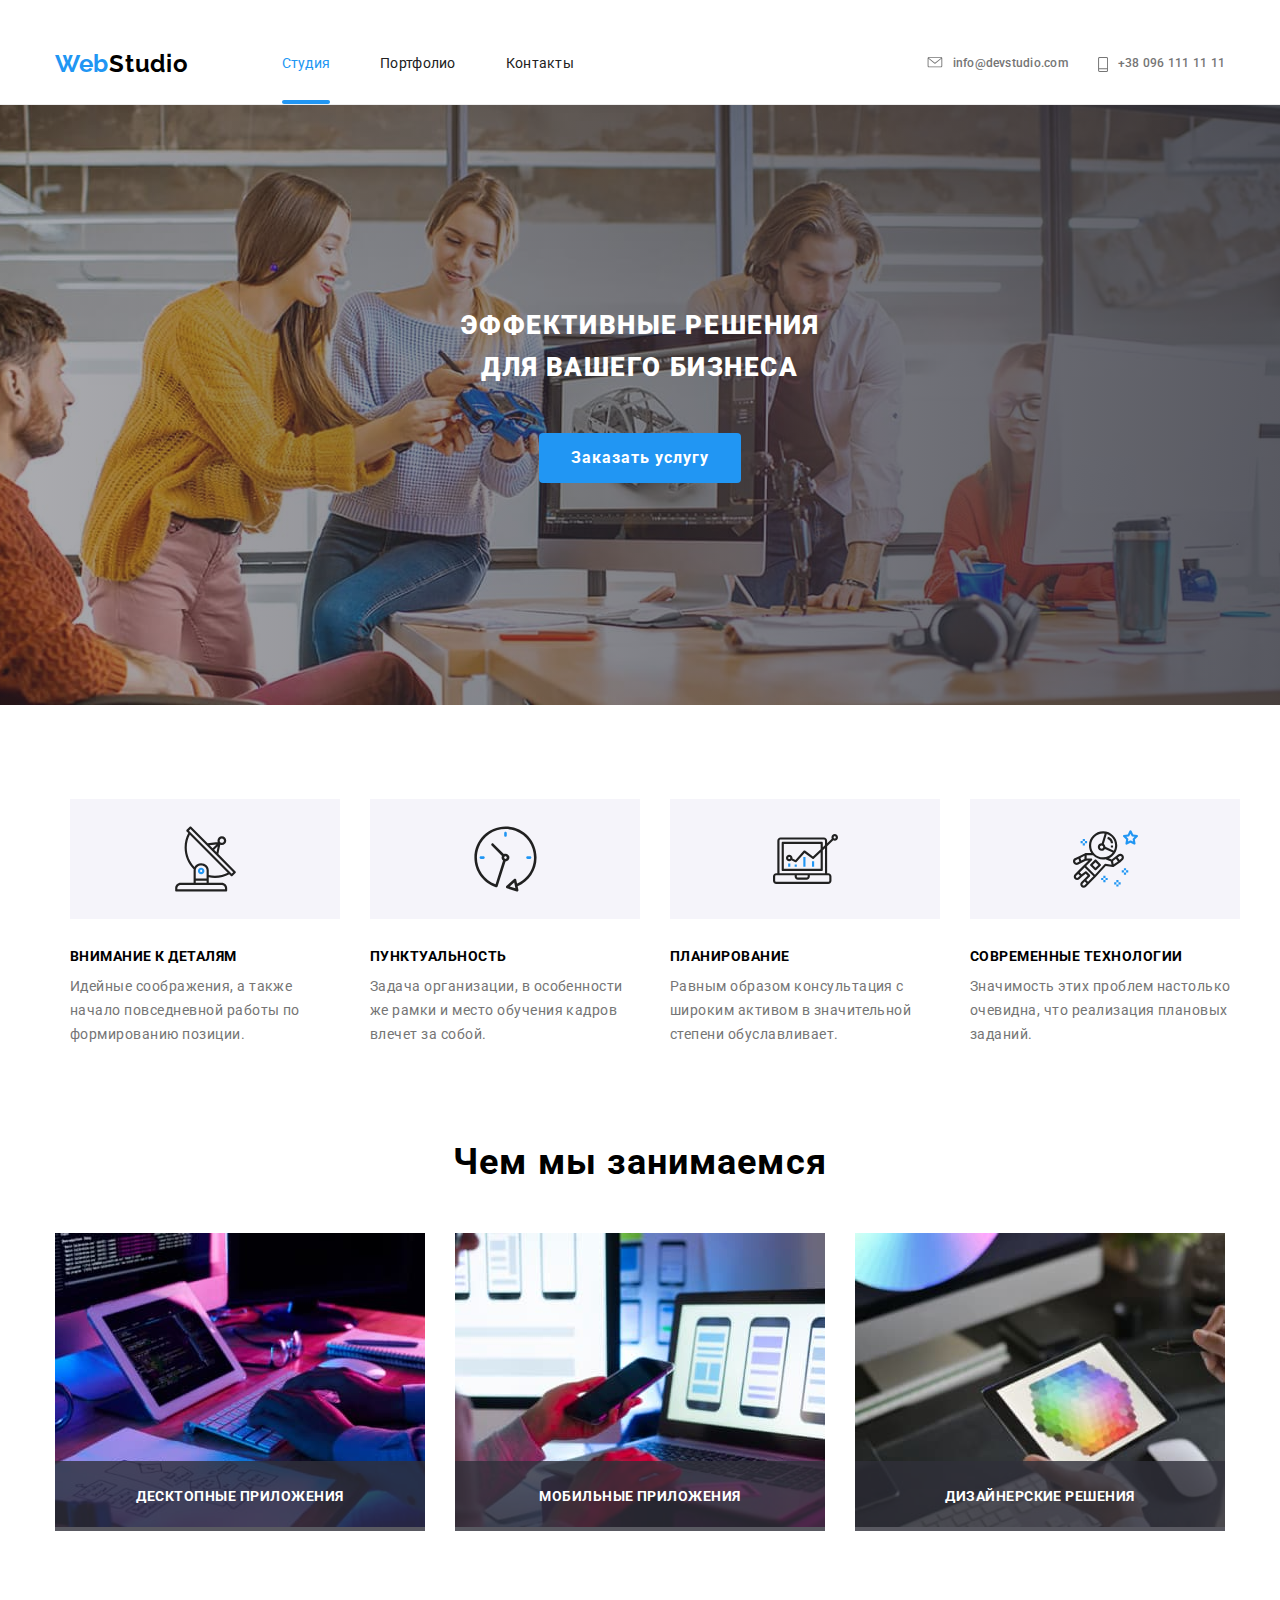
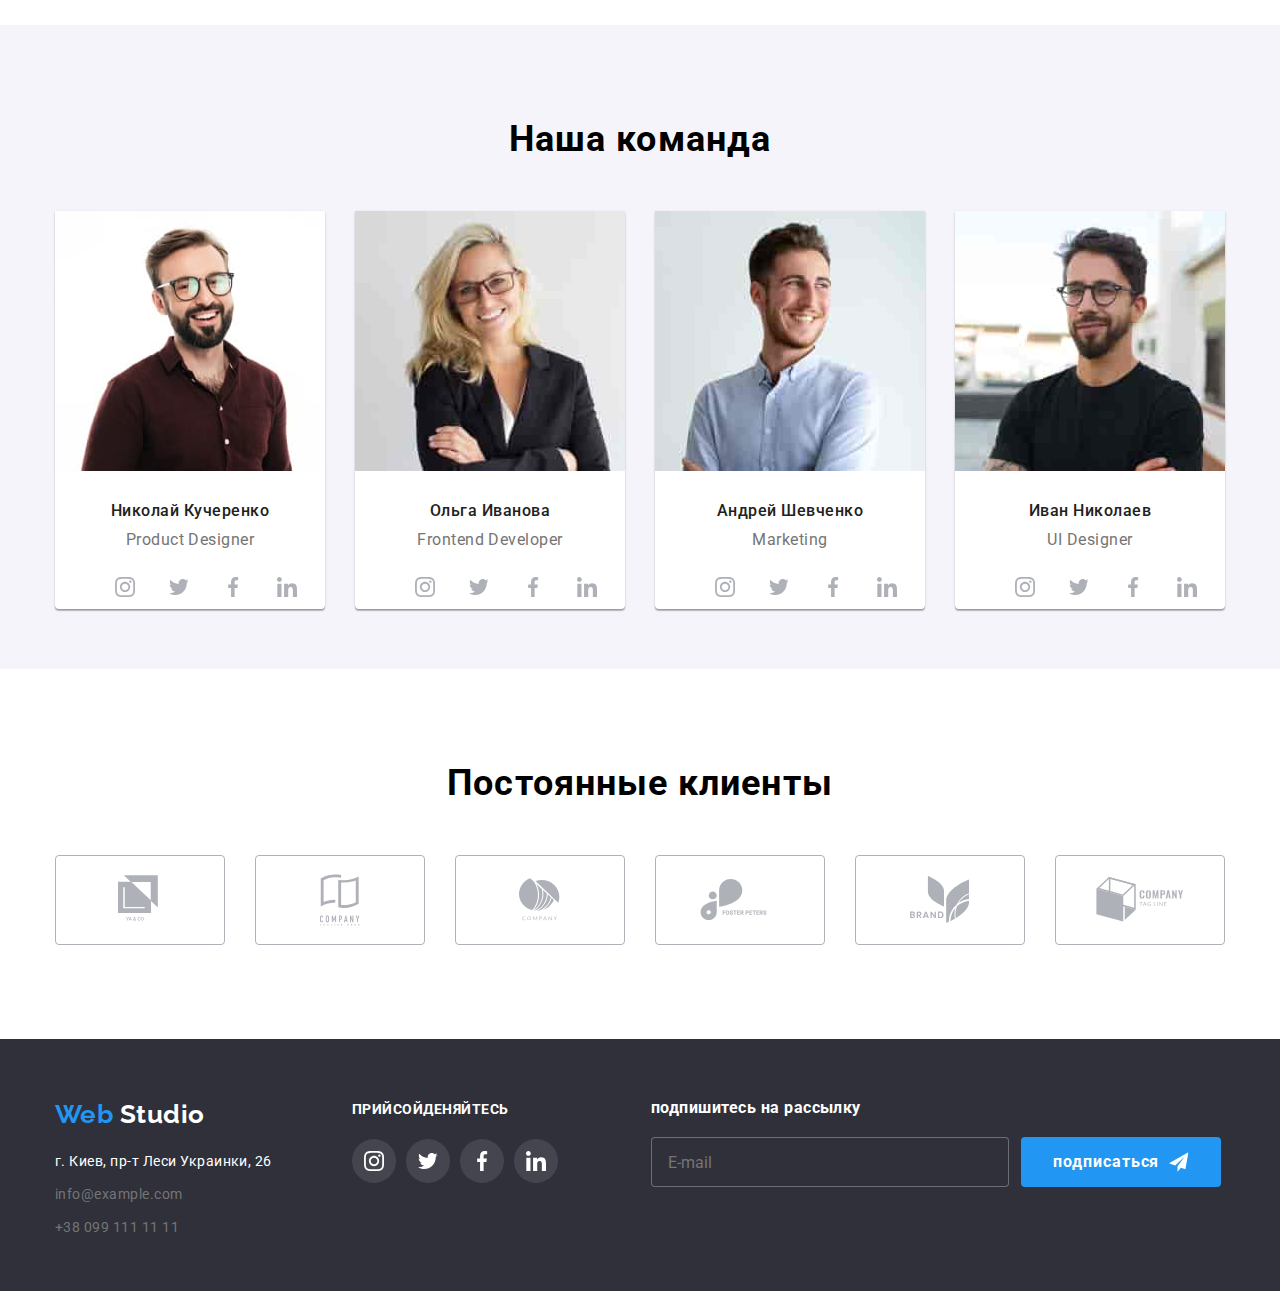
<file: index.html>
<!DOCTYPE html>
<html lang="ru">
	<head>
		<meta charset="UTF-8" />
		<meta name="viewport" content="width=device-width, initial-scale=1.0" />
		<link
			href="https://fonts.googleapis.com/css2?family=Raleway:wght@700&family=Roboto:wght@500;700;900&display=swap"
			rel="stylesheet"
		/>
		<link rel="stylesheet" href="./css/main.min.css" />
		<title>Web studio main</title>
	</head>
	<body>
		<!--основная навигация/шабка-->
		<header class="portfolio-border">
			<nav class="site-nav">
				<div class="conteiners">
					<a href="./index.html" class="logo">
						<span>Web</span>
						Studio
					</a>
					<div class="mobile-menu is-open" id="mobile-menu" data-menu>
						<ul class="list pages">
							<li class="item"><a href="./index.html" class="link current-page">Студия</a></li>
							
							<li class="item"><a href="./portfolio.html" class="link">Портфолио</a></li>
							<li class="item"><a href="" class="link">Контакты</a></li>
						</ul>
						<ul class="list contacts">
							<li class="item-contact">
								<a href="mailto:info@devstudio.com" class="link contact">
									<svg width="16" height="11" class="contact-icon">
										<use href="./img-origin/symbol-defs-optimize.svg#icon-envelope"></use>
									</svg>
									info@devstudio.com
								</a>
							</li>
							<li class="item-contact">
								<a href="tel:+380961111111" class="link contact">
									<svg width="10" height="15" class="contact-icon">
										<use href="./img-origin/symbol-defs-optimize.svg#icon-phone"></use>
									</svg>
									+38 096 111 11 11
								</a>
							</li>
						</ul>
					</div>
				</div>
				<button type="button"
				class="mobile-nav is-open"
				aria-expanded="false"
				data-menu-button
				aria-controls="mobile-menu">
				   <svg width="40" height="40"  aria-label="Переключатель мобильного меню" >
					   <use class="icon-menu" href="./img-origin/symbol-defs-optimize.svg#icon-icon-menu"></use>
					   <use class="icon-cross" href="./img-origin/symbol-defs-optimize.svg#icon-icon-cross"></use>
				   </svg>

			   </button>
			</nav>
		</header>
		<main>
			<!-- Блок герой-->

			<section class="hero">
				<div class="conteiners">
					<h1 class="title">Эффективные решения для вашего бизнеса</h1>
					<button class="button" data-modal-open>Заказать услугу</button>
				</div>
			</section>

			<!--наши особенности-->
			<section class="features">
				<div class="conteiners">
					<h2 class="title" hidden>Наши особенности</h2>
					<ul class="list">
						<li class="item">
							<div class="icon-conter">
								<svg width="65" height="70">
									<use href="./img-origin/symbol-defs-optimize.svg#icon-antenna" class="icon"></use>
								</svg>
							</div>
							<h3 class="sub-title">Внимание к деталям</h3>
							<p class="post">
								Идейные соображения, а также начало повседневной работы по формированию позиции.
							</p>
						</li>
						<li class="item">
							<div class="icon-conter">
								<svg width="65" height="70">
									<use href="./img-origin/symbol-defs-optimize.svg#icon-clock"></use>
								</svg>
							</div>

							<h3 class="sub-title">Пунктуальность</h3>
							<p class="post">
								Задача организации, в особенности же рамки и место обучения кадров влечет за собой.
							</p>
						</li>
						<li class="item">
							<div class="icon-conter">
								<svg width="65" height="70">
									<use href="./img-origin/symbol-defs-optimize.svg#icon-diagram"></use>
								</svg>
							</div>

							<h3 class="sub-title">Планирование</h3>
							<p class="post">
								Равным образом консультация с широким активом в значительной степени обуславливает.
							</p>
						</li>
						<li class="item">
							<div class="icon-conter">
								<svg width="65" height="70">
									<use href="./img-origin/symbol-defs-optimize.svg#icon-astronaut"></use>
								</svg>
							</div>

							<h3 class="sub-title">Современные технологии</h3>
							<p class="post">
								Значимость этих проблем настолько очевидна, что реализация плановых заданий.
							</p>
						</li>
					</ul>
				</div>
			</section>
			<!--чем мы занимаемся -->
			<section class="work">
				<div class="conteiners">
					<h2 class="title">Чем мы занимаемся</h2>
					<ul class="list">
						<li class="item">
							<img src="./img-origin/work-one-optimize.jpg" alt="изборажение ноутбука" />
							<h3 class="sub-title">Десктопные приложения</h3>
						</li>
						<li class="item">
							<img src="./img-origin/work-two-optimize.jpg" alt="изображение телефона" />
							<h3 class="sub-title">Мобильные приложения</h3>
						</li>
						<li class="item">
							<img src="./img-origin/work-three-optimize.jpg" alt="изображение екрана компьюетра" />
							<h3 class="sub-title">Дизайнерские решения</h3>
						</li>
					</ul>
				</div>
			</section>
			<!--наша  команда-->
			<section class="team">
				<div class="conteiners">
					<h2 class="title">Наша команда</h2>
					<ul class="list">
						<li class="item">
							<img
								srcset="./img-origin/worker1х1.jpg 1x, ./img-origin/worker1х2.jpg 2x"
								src="./img-origin/worker1х1.jpg"
								alt="изображение сотрудника"
								width="270"
								height="260"
								class="team-img"
							/>
							<h3 class="name">Николай Кучеренко</h3>
							<p class="position">Product Designer</p>
							<ul class="socialnetwork-list">
								<li class="social-icon">
									<a href="https://www.instagram.com/" aria-label="Instagrem" class="social-link">
										<svg width="20" height="20" class="icon-socialnetwork">
											<use href="./img-origin/symbol-defs-optimize.svg#icon-instagram"></use>
										</svg>
									</a>
								</li>
								<li class="social-icon">
									<a href="https://twitter.com/explore" aria-label="Twitter" class="social-link">
										<svg width="20" height="20" class="icon-socialnetwork">
											<use href="./img-origin/symbol-defs-optimize.svg#icon-twitter"></use>
										</svg>
									</a>
								</li>
								<li class="social-icon">
									<a href="https://www.facebook.com/" aria-label="Facebook" class="social-link">
										<svg width="20" height="20" class="icon-socialnetwork">
											<use href="./img-origin/symbol-defs-optimize.svg#icon-facebook"></use>
										</svg>
									</a>
								</li>
								<li class="social-icon">
									<a href="https://www.linkedin.com/" aria-label="LinkenIn" class="social-link">
										<svg width="20" height="20" class="icon-socialnetwork">
											<use href="./img-origin/symbol-defs-optimize.svg#icon-linkedin"></use>
										</svg>
									</a>
								</li>
							</ul>
						</li>
						<li class="item">
							<img
							srcset="./img-origin/worker2х1.jpg 1x, ./img-origin/worker2х2.jpg 2x"
								src="./img-origin/worker2х1.jpg"
								alt="изображение сотрудника"
								width="270"
								height="260"
								class="team-img"
							/>
							<h3 class="name">Ольга Иванова</h3>
							<p class="position">Frontend Developer</p>
							<ul class="socialnetwork-list">
								<li class="social-icon">
									<a href="https://www.instagram.com/" aria-label="Instagrem" class="social-link">
										<svg width="20" height="20" class="icon-socialnetwork">
											<use href="./img-origin/symbol-defs-optimize.svg#icon-instagram"></use>
										</svg>
									</a>
								</li>
								<li class="social-icon">
									<a href="https://twitter.com/explore" aria-label="Twitter" class="social-link">
										<svg width="20" height="20" class="icon-socialnetwork">
											<use href="./img-origin/symbol-defs-optimize.svg#icon-twitter"></use>
										</svg>
									</a>
								</li>
								<li class="social-icon">
									<a href="https://www.facebook.com/" aria-label="Facebook" class="social-link">
										<svg width="20" height="20" class="icon-socialnetwork">
											<use href="./img-origin/symbol-defs-optimize.svg#icon-facebook"></use>
										</svg>
									</a>
								</li>
								<li class="social-icon">
									<a href="https://www.linkedin.com/" aria-label="LinkenIn" class="social-link">
										<svg width="20" height="20" class="icon-socialnetwork">
											<use href="./img-origin/symbol-defs-optimize.svg#icon-linkedin"></use>
										</svg>
									</a>
								</li>
							</ul>
						</li>
						<li class="item">
							<img
							srcset="./img-origin/worker3х1.jpg 1x, ./img-origin/worker3х2.jpg 2x"
							src="./img-origin/worker3х1.jpg"
								alt="изображение сотрудника"
								width="270"
								height="260"
								class="team-img"
							/>
							<h3 class="name">Андрей Шевченко</h3>
							<p class="position">Marketing</p>
							<ul class="socialnetwork-list">
								<li class="social-icon">
									<a href="https://www.instagram.com/" aria-label="Instagrem" class="social-link">
										<svg width="20" height="20" class="icon-socialnetwork">
											<use href="./img-origin/symbol-defs-optimize.svg#icon-instagram"></use>
										</svg>
									</a>
								</li>
								<li class="social-icon">
									<a href="https://twitter.com/explore" aria-label="Twitter" class="social-link">
										<svg width="20" height="20" class="icon-socialnetwork">
											<use href="./img-origin/symbol-defs-optimize.svg#icon-twitter"></use>
										</svg>
									</a>
								</li>
								<li class="social-icon">
									<a href="https://www.facebook.com/" aria-label="Facebook" class="social-link">
										<svg width="20" height="20" class="icon-socialnetwork">
											<use href="./img-origin/symbol-defs-optimize.svg#icon-facebook"></use>
										</svg>
									</a>
								</li>
								<li class="social-icon">
									<a href="https://www.linkedin.com/" aria-label="LinkenIn" class="social-link">
										<svg width="20" height="20" class="icon-socialnetwork">
											<use href="./img-origin/symbol-defs-optimize.svg#icon-linkedin"></use>
										</svg>
									</a>
								</li>
							</ul>
						</li>
						<li class="item">
							<img
							srcset="./img-origin/worker4х1.jpg 1x, ./img-origin/worker4х2.jpg 2x"
							src="./img-origin/worker4х1.jpg"
								alt="изображение сотрудника"
								width="270"
								height="260"
								class="team-img"
							/>
							<h3 class="name">Иван Николаев</h3>
							<p class="position">UI Designer</p>
							<ul class="socialnetwork-list">
								<li class="social-icon">
									<a href="https://www.instagram.com/" aria-label="Instagrem" class="social-link">
										<svg width="20" height="20" class="icon-socialnetwork">
											<use href="./img-origin/symbol-defs-optimize.svg#icon-instagram"></use>
										</svg>
									</a>
								</li>
								<li class="social-icon">
									<a href="https://twitter.com/explore" aria-label="Twitter" class="social-link">
										<svg width="20" height="20" class="icon-socialnetwork">
											<use href="./img-origin/symbol-defs-optimize.svg#icon-twitter"></use>
										</svg>
									</a>
								</li>
								<li class="social-icon">
									<a href="https://www.facebook.com/" aria-label="Facebook" class="social-link">
										<svg width="20" height="20" class="icon-socialnetwork">
											<use href="./img-origin/symbol-defs-optimize.svg#icon-facebook"></use>
										</svg>
									</a>
								</li>
								<li class="social-icon">
									<a href="https://www.linkedin.com/" aria-label="LinkenIn" class="social-link">
										<svg width="20" height="20" class="icon-socialnetwork">
											<use href="./img-origin/symbol-defs-optimize.svg#icon-linkedin"></use>
										</svg>
									</a>
								</li>
							</ul>
						</li>
					</ul>
				</div>
			</section>
			<!--постоянные клиенты-->
			<section class="client">
				<div class="conteiners">
					<h2 class="title">Постоянные клиенты</h2>
					<ul class="list">
						<li class="list-item">
							<a href="#" class="client-link">
								<svg width="44" height="49" class="client-logo">
									<use href="./img-origin/symbol-defs-optimize.svg#icon-client-1"></use>
								</svg>
							</a>
						</li>
						<li class="list-item">
							<a href="#" class="client-link">
								<svg width="40" height="52" class="client-logo">
									<use href="./img-origin/symbol-defs-optimize.svg#icon-client-2"></use>
								</svg>
							</a>
						</li>
						<li class="list-item">
							<a href="#" class="client-link">
								<svg width="41" height="43" class="client-logo">
									<use href="./img-origin/symbol-defs-optimize.svg#icon-client-3"></use>
								</svg>
							</a>
						</li>
						<li class="list-item">
							<a href="#" class="client-link">
								<svg width="80" height="42" class="client-logo">
									<use href="./img-origin/symbol-defs-optimize.svg#icon-client-4"></use>
								</svg>
							</a>
						</li>
						<li class="list-item">
							<a href="#" class="client-link">
								<svg width="59" height="47" class="client-logo">
									<use href="./img-origin/symbol-defs-optimize.svg#icon-client-5"></use>
								</svg>
							</a>
						</li>
						<li class="list-item">
							<a href="#" class="client-link">
								<svg width="88" height="45" class="client-logo">
									<use href="./img-origin/symbol-defs-optimize.svg#icon-client-6"></use>
								</svg>
							</a>
						</li>
					</ul>
				</div>
			</section>
		</main>
		<!--подвал-->
		<footer class="footer">
			<div class="conteiners">
				<div class="footer-tabletka">
					<div class="input-conteiner contact-info">
					<h2 hidden>Контактная информация</h2>
					<div class="">
						<a href="./index.html" class="logo">
							<span>Web</span>
							Studio
						</a>
					</div>
					<address>
						<a href="https://goo.gl/maps/7qZ9SEmHGYKd3bcy6" class="contact adress">г. Киев, пр-т Леси Украинки, 26</a>
						<a href="mailto:info@example.com" class="contact phone">info@example.com</a>
						<a href="tel:+380991111111" class="contact mail">+38 099 111 11 11</a>
					</address>
				</div>
				<div class="input-conteiner">
					<b class="connect">Прийсойденяйтесь</b>

					<ul class="socialnetwork-list">
						<li class="socialnetwork-icon">
							<a href="" aria-label="instagram" class="social-links">
								<svg width="20" height="20">
									<use href="./img-origin/symbol-defs-optimize.svg#icon-instagram-footer"></use>
								</svg>
							</a>
						</li>
						<li class="socialnetwork-icon">
							<a href="" aria-label="Twitter" class="social-links">
								<svg width="20" height="20">
									<use href="./img-origin/symbol-defs-optimize.svg#icon-twitter-footer"></use>
								</svg>
							</a>
						</li>
						<li class="socialnetwork-icon">
							<a href="" aria-label="Facebook" class="social-links">
								<svg width="20" height="20">
									<use href="./img-origin/symbol-defs-optimize.svg#icon-facebook-footer"></use>
								</svg>
							</a>
						</li>
						<li class="socialnetwork-icon">
							<a href="" aria-label="LinkenIn" class="social-links">
								<svg width="20" height="20">
									<use href="./img-origin/symbol-defs-optimize.svg#icon-linkedin-footer"></use>
								</svg>
							</a>
						</li>
					</ul>
				</div></div>
				<div class="subscribe">
					<b>подпишитесь на рассылку</b>
					<div class="subscribe-inbox">
						<form class="form-field">
							<input type="email" placeholder="E-mail" />
						</form>
						<button class="button subs">
							<span>подписаться</span>
							<svg width="24" height="24" class="subs-icon">
								<use href="./img-origin/symbol-defs-optimize.svg#icon-icon-send" class="icon"></use>
							</svg>
						</button>
					</div>
				</div>
			</div>
		</footer>
		<div class="modal is-hidden" data-modal>
			<div class="modal-inbox">
				<button data-modal-close class="btn-close">
					<svg width="17" height="17">
						<use href="./img-origin/symbol-defs-optimize.svg#icon-icon-close" class="icon"></use>
					</svg>
				</button>
				<form>
					<h2>Оставьте свои данные, мы вам перезвоним</h2>

					<div class="form-field">
						<label for="user-name" class="form-label">Имя</label>

						<input type="text" name="user-name" id="user-name" class="form-input" />
						<svg width="18" height="18" class="form-icon">
							<use href="./img-origin/symbol-defs-optimize.svg#icon-icon-name" class="icon"></use>
						</svg>
					</div>

					<div class="form-field">
						<label for="phone" class="form-label">Телефон</label>
						<input type="tel" name="phone" id="phone" class="form-input" />
						<svg width="18" height="18" class="form-icon">
							<use href="./img-origin/symbol-defs-optimize.svg#icon-icon-phone" class="icon"></use>
						</svg>
					</div>
					<div class="form-field">
						<label for="mail" class="form-label">Почта</label>
						<input type="email" name="mail" id="mail" class="form-input" />
						<svg width="18" height="18" class="form-icon">
							<use href="./img-origin/symbol-defs-optimize.svg#icon-icon-mail" class="icon"></use>
						</svg>
					</div>
					<div class="form-field">
						<label for="comment" class="form-label">Комментарий</label>
						<textarea name="comment" id="comment" rows="10" class="" placeholder="Введите текст"></textarea>
					</div>

					<label class="chek">
						<input type="checkbox" name="confirm" class="chek-input" />
						<svg width="16" height="15" class="icon-chek">
							<use href="./img-origin/symbol-defs-optimize.svg#icon-icon-chek" class="icon"></use>
						</svg>
						Соглашаюсь с рассылкой и принимаю
						<a href=""> Условия договора</a>
					</label>

					<button type="submit" class="button">Отправить</button>
				</form>
			</div>
		</div>
		<script src="./js/modal.js"></script>
		<script src="./js/menu.js"></script>
	</body>
</html>
</file>
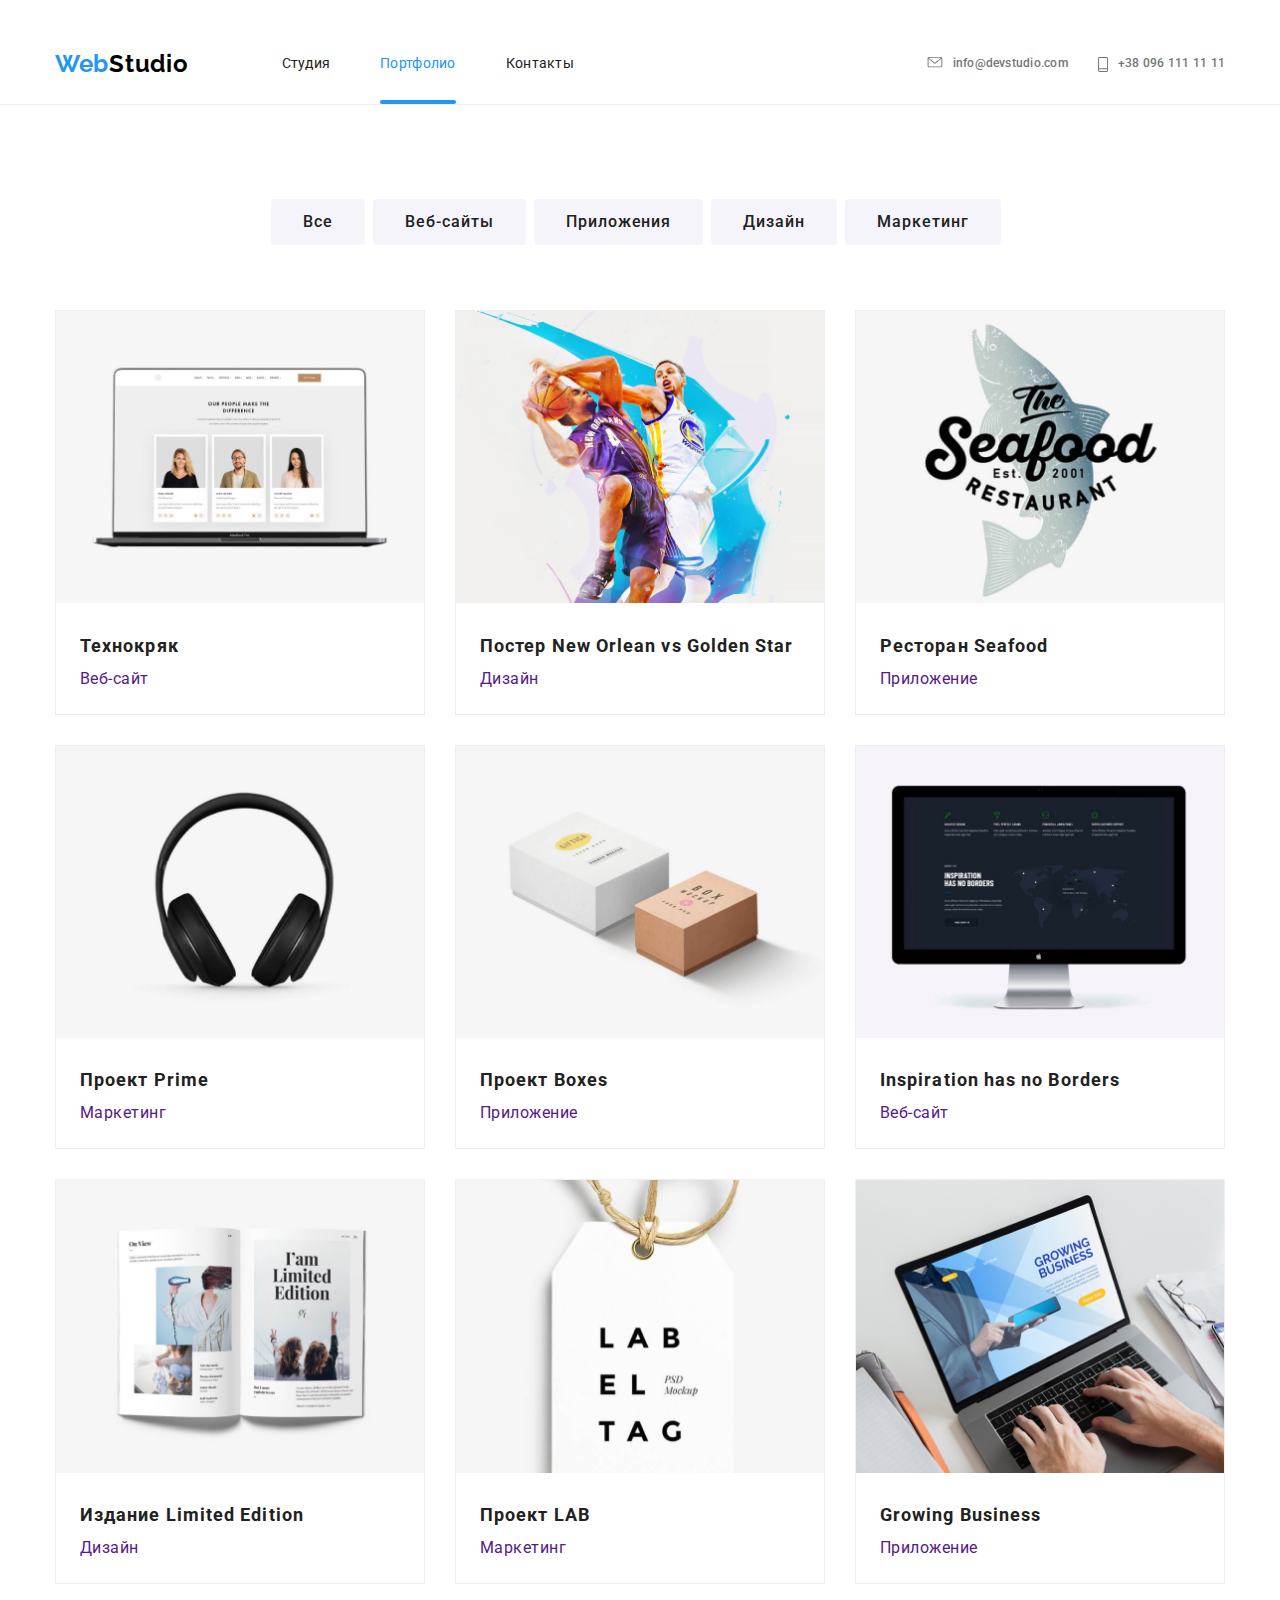
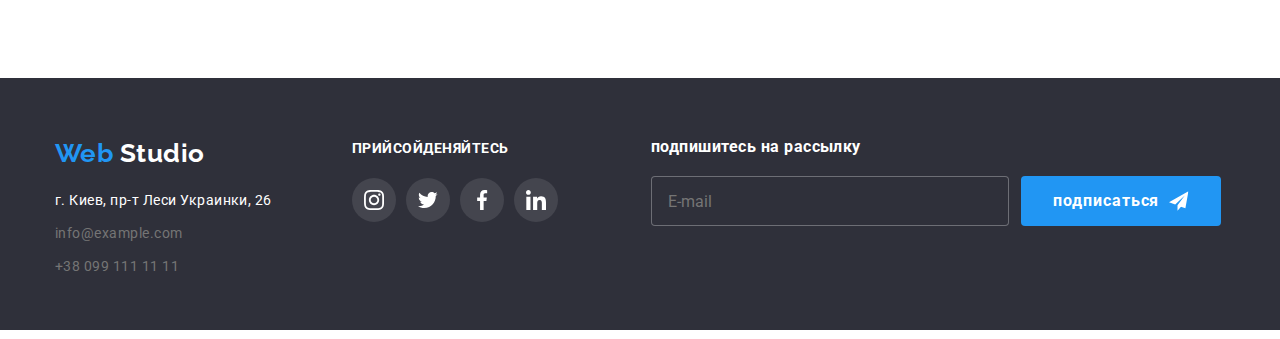
<file: portfolio.html>
<!DOCTYPE html>
<html lang="ru">
	<head>
		<meta charset="UTF-8" />
		<meta name="viewport" content="width=device-width, initial-scale=1.0" />
		<link
			href="https://fonts.googleapis.com/css2?family=Raleway:wght@700&family=Roboto:wght@500;900&display=swap"
			rel="stylesheet"
		/>
		<link rel="stylesheet" href="./css/main.min.css" />
		<title>Web studio Portfolio</title>
	</head>

	<body>
		<!--основная навигация/шапка-->
		<header class="portfolio-border">
			<nav class="site-nav">
				<div class="conteiners">
					<a href="./index.html" class="logo">
						<span>Web</span>
						Studio
					</a>
					<div class="mobile-menu is-open" id="mobile-menu" data-menu>
						<ul class="list pages">
							<li class="item"><a href="./index.html" class="link">Студия</a></li>
							
							<li class="item"><a href="./portfolio.html" class="link current-page">Портфолио</a></li>
							<li class="item"><a href="" class="link">Контакты</a></li>
						</ul>
						<ul class="list contacts">
							<li class="item-contact">
								<a href="mailto:info@devstudio.com" class="link contact">
									<svg width="16" height="11" class="contact-icon">
										<use href="./img-origin/symbol-defs-optimize.svg#icon-envelope"></use>
									</svg>
									info@devstudio.com
								</a>
							</li>
							<li class="item-contact">
								<a href="tel:+380961111111" class="link contact">
									<svg width="10" height="15" class="contact-icon">
										<use href="./img-origin/symbol-defs-optimize.svg#icon-phone"></use>
									</svg>
									+38 096 111 11 11
								</a>
							</li>
						</ul>
					</div>
				</div>
				<button type="button"
				class="mobile-nav is-open"
				aria-expanded="false"
				data-menu-button
				aria-controls="mobile-menu">
				   <svg width="40" height="40"  aria-label="Переключатель мобильного меню" >
					   <use class="icon-menu" href="./img-origin/symbol-defs-optimize.svg#icon-icon-menu"></use>
					   <use class="icon-cross" href="./img-origin/symbol-defs-optimize.svg#icon-icon-cross"></use>
				   </svg>

			   </button>
			</nav>
		</header>
		<main>
			<section class="filters">
				<div class="conteiners">
					<h2 hidden>Раздел фильтров</h2>
					<ul class="list">
						<li class="item">
							<button type="button" class="button">Все</button>
						</li>
						<li class="item">
							<button type="button" class="button">Веб-сайты</button>
						</li>
						<li class="item">
							<button type="button" class="button">Приложения</button>
						</li>
						<li class="item">
							<button type="button" class="button">Дизайн</button>
						</li>
						<li class="item">
							<button type="button" class="button">Маркетинг</button>
						</li>
					</ul>
				</div>
			</section>
			<section class="projects">
				<div class="conteiners">
					<h2 hidden>Список проектов</h2>
					<ul class="list">
						<li class="item">
							<a href="">
								<div class="thumb">
									<img 
									srcset="./img-origin/project1х1.jpg 1x, ./img-origin/project1х2.jpg 2x"
									src="./img-origin/project1х1.jpg"
									 alt="ноутбук" class="project-img" />
									<p class="description">
										Технокряк это современная площадка распространения коронавируса. Компании используют эту платформу
										для цифрового шпионажа и атак на защищённые сервера конкурентов.
									</p>
								</div>
								<div class="inbox-description">
									<h3>Технокряк</h3>
									<p class="sub-title">Веб-сайт</p>
								</div>
							</a>
						</li>
						<li class="item">
							<a href="">
								<div class="thumb">
									<img
									srcset="./img-origin/project2х1.jpg 1x, ./img-origin/project2х2.jpg 2x"
									src="./img-origin/project2х1.jpg"
									 alt="ноутбук" class="project-img" />
									<p class="description">
										Технокряк это современная площадка распространения коронавируса. Компании используют эту платформу
										для цифрового шпионажа и атак на защищённые сервера конкурентов.
									</p>
								</div>
								<div class="inbox-description">
									<h3>Постер New Orlean vs Golden Star</h3>
									<p class="sub-title">Дизайн</p>
								</div>
							</a>
						</li>
						<li class="item">
							<a href="">
								<div class="thumb">
									<img 
									srcset="./img-origin/project3х1.jpg 1x, ./img-origin/project3х2.jpg 2x"
									src="./img-origin/project3х1.jpg"
									 alt="ноутбук" class="project-img" />
									<p class="description">
										Технокряк это современная площадка распространения коронавируса. Компании используют эту платформу
										для цифрового шпионажа и атак на защищённые сервера конкурентов.
									</p>
								</div>
								<div class="inbox-description">
									<h3>Ресторан Seafood</h3>
									<p class="sub-title">Приложение</p>
								</div>
							</a>
						</li>

						<li class="item">
							<a href="">
								<div class="thumb">
									<img 
									srcset="./img-origin/project4х1.jpg 1x, ./img-origin/project4х2.jpg 2x"
									src="./img-origin/project4х1.jpg"
									 alt="ноутбук" class="project-img" />
									<p class="description">
										Технокряк это современная площадка распространения коронавируса. Компании используют эту платформу
										для цифрового шпионажа и атак на защищённые сервера конкурентов.
									</p>
								</div>
								<div class="inbox-description">
									<h3>Проект Prime</h3>
									<p class="sub-title">Маркетинг</p>
								</div>
							</a>
						</li>
						<li class="item">
							<a href="">
								<div class="thumb">
									<img 
									srcset="./img-origin/project5х1.jpg 1x, ./img-origin/project5х2.jpg 2x"
									src="./img-origin/project5х1.jpg"
									 alt="ноутбук" class="project-img" />
									<p class="description">
										Технокряк это современная площадка распространения коронавируса. Компании используют эту платформу
										для цифрового шпионажа и атак на защищённые сервера конкурентов.
									</p>
								</div>
								<div class="inbox-description">
									<h3>Проект Boxes</h3>
									<p class="sub-title">Приложение</p>
								</div>
							</a>
						</li>
						<li class="item">
							<a href="">
								<div class="thumb">
									<img srcset="./img-origin/project6х1.jpg 1x, ./img-origin/project6х2.jpg 2x"
									src="./img-origin/project6х1.jpg" alt="ноутбук" class="project-img" />
									<p class="description">
										Технокряк это современная площадка распространения коронавируса. Компании используют эту платформу
										для цифрового шпионажа и атак на защищённые сервера конкурентов.
									</p>
								</div>
								<div class="inbox-description">
									<h3>Inspiration has no Borders</h3>
									<p class="sub-title">Веб-сайт</p>
								</div>
							</a>
						</li>

						<li class="item">
							<a href="">
								<div class="thumb">
									<img 
									srcset="./img-origin/project7х1.jpg 1x, ./img-origin/project7х2.jpg 2x"
									src="./img-origin/project7х1.jpg"
									 alt="ноутбук" class="project-img" />
									<p class="description">
										Технокряк это современная площадка распространения коронавируса. Компании используют эту платформу
										для цифрового шпионажа и атак на защищённые сервера конкурентов.
									</p>
								</div>
								<div class="inbox-description">
									<h3>Издание Limited Edition</h3>
									<p class="sub-title">Дизайн</p>
								</div>
							</a>
						</li>
						<li class="item">
							<a href="">
								<div class="thumb">
									<img
									srcset="./img-origin/project8х1.jpg 1x, ./img-origin/project8х2.jpg 2x"
									src="./img-origin/project8х1.jpg"
									 alt="ноутбук" class="project-img" />
									<p class="description">
										Технокряк это современная площадка распространения коронавируса. Компании используют эту платформу
										для цифрового шпионажа и атак на защищённые сервера конкурентов.
									</p>
								</div>
								<div class="inbox-description">
									<h3>Проект LAB</h3>
									<p class="sub-title">Маркетинг</p>
								</div>
							</a>
						</li>
						<li class="item">
							<a href="">
								<div class="thumb">
									<img
									srcset="./img-origin/project9х1.jpg 1x, ./img-origin/project9х2.jpg 2x"
									src="./img-origin/project9х1.jpg"
									 alt="ноутбук" class="project-img" />
									<p class="description">
										Технокряк это современная площадка распространения коронавируса. Компании используют эту платформу
										для цифрового шпионажа и атак на защищённые сервера конкурентов.
									</p>
								</div>
								<div class="inbox-description">
									<h3>Growing Business</h3>
									<p class="sub-title">Приложение</p>
								</div>
							</a>
						</li>
					</ul>
				</div>
			</section>
		</main>
		<!--подвал-->
		<footer class="footer">
			<div class="conteiners">
				<div class="footer-tabletka">
					<div class="input-conteiner contact-info">
					<h2 hidden>Контактная информация</h2>
					<div class="">
						<a href="./index.html" class="logo">
							<span>Web</span>
							Studio
						</a>
					</div>
					<address>
						<a href="https://goo.gl/maps/7qZ9SEmHGYKd3bcy6" class="contact adress">г. Киев, пр-т Леси Украинки, 26</a>
						<a href="mailto:info@example.com" class="contact phone">info@example.com</a>
						<a href="tel:+380991111111" class="contact mail">+38 099 111 11 11</a>
					</address>
				</div>
				<div class="input-conteiner">
					<b class="connect">Прийсойденяйтесь</b>

					<ul class="socialnetwork-list">
						<li class="socialnetwork-icon">
							<a href="" aria-label="instagram" class="social-links">
								<svg width="20" height="20">
									<use href="./img-origin/symbol-defs-optimize.svg#icon-instagram-footer"></use>
								</svg>
							</a>
						</li>
						<li class="socialnetwork-icon">
							<a href="" aria-label="Twitter" class="social-links">
								<svg width="20" height="20">
									<use href="./img-origin/symbol-defs-optimize.svg#icon-twitter-footer"></use>
								</svg>
							</a>
						</li>
						<li class="socialnetwork-icon">
							<a href="" aria-label="Facebook" class="social-links">
								<svg width="20" height="20">
									<use href="./img-origin/symbol-defs-optimize.svg#icon-facebook-footer"></use>
								</svg>
							</a>
						</li>
						<li class="socialnetwork-icon">
							<a href="" aria-label="LinkenIn" class="social-links">
								<svg width="20" height="20">
									<use href="./img-origin/symbol-defs-optimize.svg#icon-linkedin-footer"></use>
								</svg>
							</a>
						</li>
					</ul>
				</div></div>
				<div class="subscribe">
					<b>подпишитесь на рассылку</b>
					<div class="subscribe-inbox">
						<form class="form-field">
							<input type="email" placeholder="E-mail" />
						</form>
						<button class="button subs">
							<span>подписаться</span>
							<svg width="24" height="24" class="subs-icon">
								<use href="./img-origin/symbol-defs-optimize.svg#icon-icon-send" class="icon"></use>
							</svg>
						</button>
					</div>
				</div>
			</div>
		</footer>
		<script src="./js/menu.js"></script>
	</body>
</html>
</file>
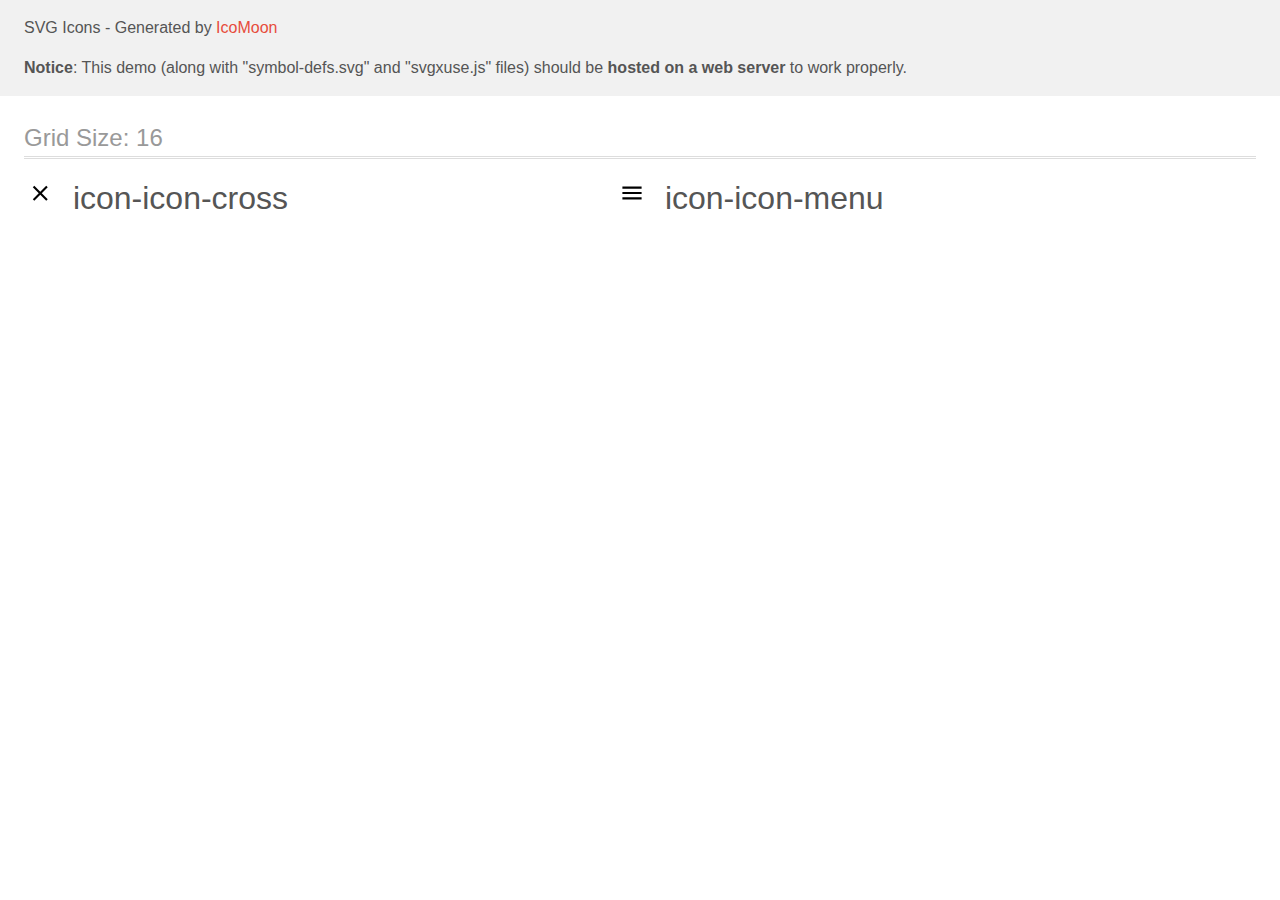
<file: icomoon/demo-external-svg.html>
<!doctype html>
<html>
<head>
    <title>IcoMoon - SVG Icons</title>
    <meta charset="utf-8">
    <meta name="viewport" content="width=device-width, initial-scale=1">
    <link rel="stylesheet" href="demo-files/demo.css">
    <link rel="stylesheet" href="style.css">
</head>
<body>
<header class="bgc1 clearfix">
<div class="mhl">
    <p>SVG Icons - Generated by <a href="https://icomoon.io/app">IcoMoon</a></p><p><strong>Notice</strong>: This demo (along with "symbol-defs.svg" and "svgxuse.js" files) should be <b>hosted on a web server</b> to work properly.</p>
</div>
</header>
    <div class="clearfix mhl ptl">
        <h1 class="mvm mtn fgc1">Grid Size: 16</h1>
        <div class="glyph fs1">
            <div class="clearfix pbs">
                <svg class="icon icon-icon-cross"><use xlink:href="symbol-defs.svg#icon-icon-cross"></use></svg><span class="name"> icon-icon-cross</span>
            </div>
        </div>
        <div class="glyph fs1">
            <div class="clearfix pbs">
                <svg class="icon icon-icon-menu"><use xlink:href="symbol-defs.svg#icon-icon-menu"></use></svg><span class="name"> icon-icon-menu</span>
            </div>
        </div>
  </div>
<script defer src="svgxuse.js"></script>
</body>
</html>
</file>
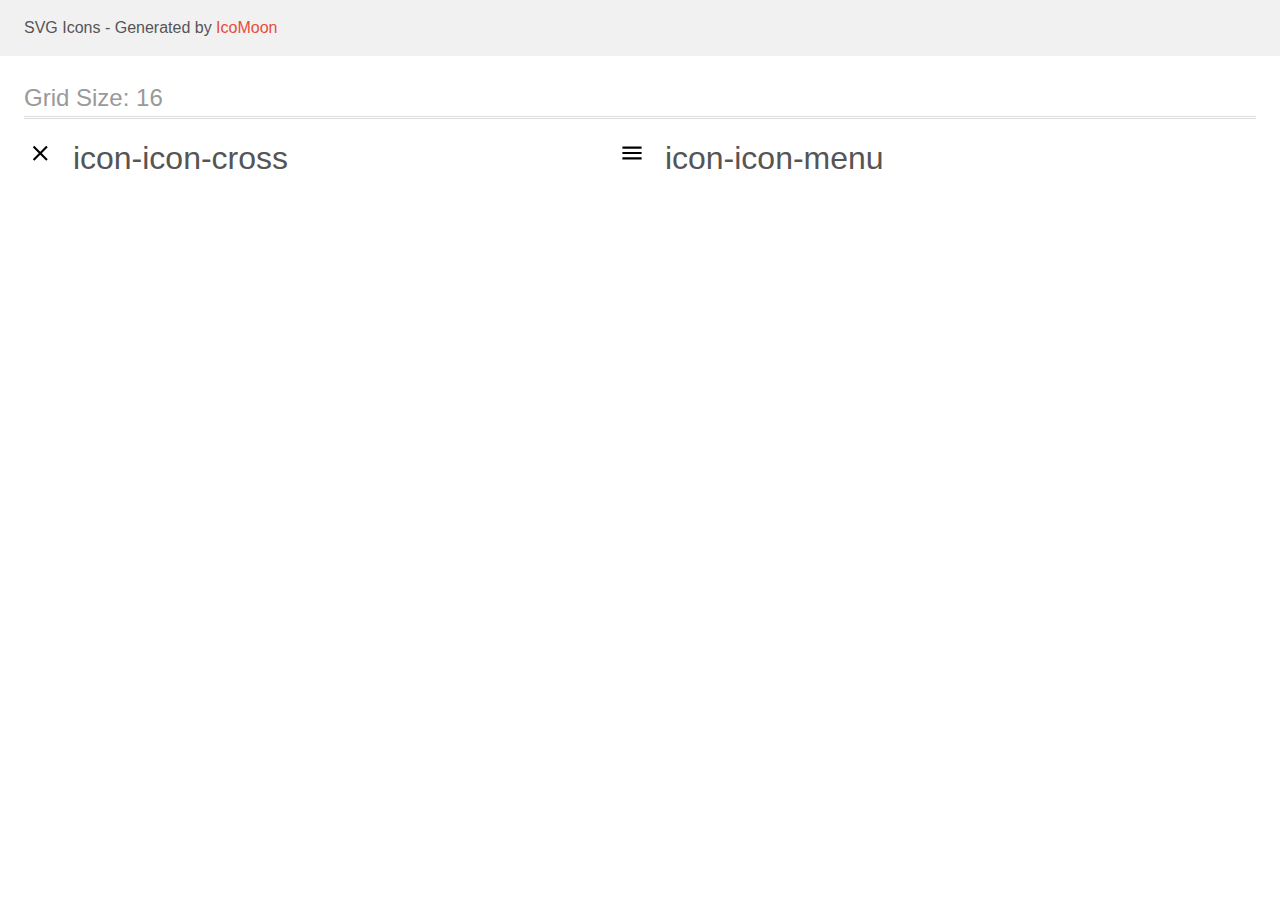
<file: icomoon/demo.html>
<!doctype html>
<html>
<head>
    <title>IcoMoon - SVG Icons</title>
    <meta charset="utf-8">
    <meta name="viewport" content="width=device-width, initial-scale=1">
    <link rel="stylesheet" href="demo-files/demo.css">
    <link rel="stylesheet" href="style.css">
</head>
<body>
<svg aria-hidden="true" style="position: absolute; width: 0; height: 0; overflow: hidden;" version="1.1" xmlns="http://www.w3.org/2000/svg" xmlns:xlink="http://www.w3.org/1999/xlink">
<defs>
<symbol id="icon-icon-cross" viewBox="0 0 32 32">
<path d="M23.734 10.304l-1.504-1.504-5.963 5.962-5.962-5.962-1.504 1.504 5.962 5.962-5.962 5.963 1.504 1.504 5.962-5.963 5.963 5.963 1.504-1.504-5.963-5.963 5.963-5.962z"></path>
</symbol>
<symbol id="icon-icon-menu" viewBox="0 0 32 32">
<path d="M6.4 11.734v-2.134h19.2v2.134h-19.2zM6.4 17.066h19.2v-2.133h-19.2v2.133zM6.4 22.4h19.2v-2.134h-19.2v2.134z"></path>
</symbol>
</defs>
</svg>

<header class="bgc1 clearfix">
<div class="mhl">
    <p>SVG Icons - Generated by <a href="https://icomoon.io/app">IcoMoon</a></p>
</div>
</header>
    <div class="clearfix mhl ptl">
        <h1 class="mvm mtn fgc1">Grid Size: 16</h1>
        <div class="glyph fs1">
            <div class="clearfix pbs">
                <svg class="icon icon-icon-cross"><use xlink:href="#icon-icon-cross"></use></svg><span class="name"> icon-icon-cross</span>
            </div>
        </div>
        <div class="glyph fs1">
            <div class="clearfix pbs">
                <svg class="icon icon-icon-menu"><use xlink:href="#icon-icon-menu"></use></svg><span class="name"> icon-icon-menu</span>
            </div>
        </div>
  </div>
<script defer src="svgxuse.js"></script>
</body>
</html>
</file>
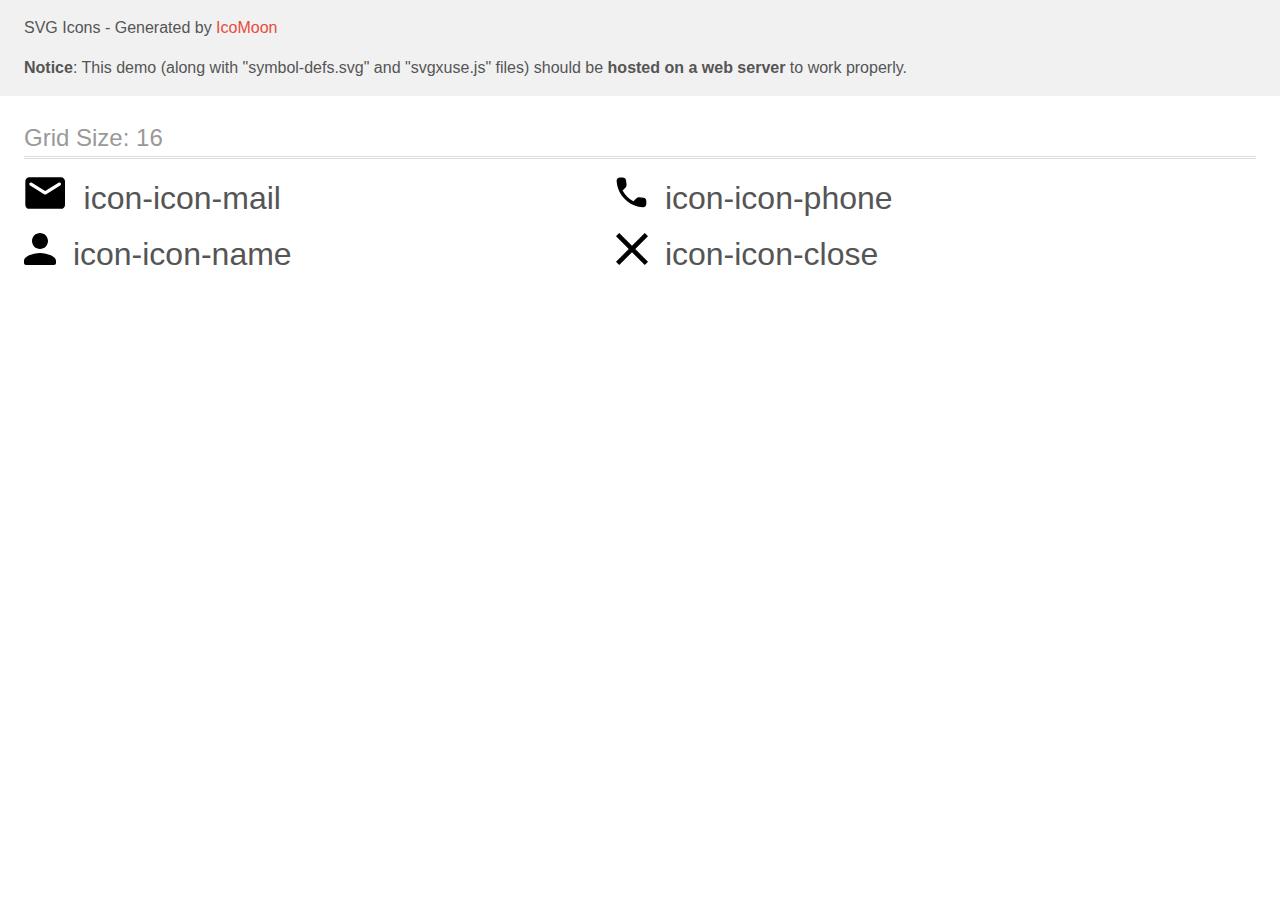
<file: img-origin/icomoon/demo-external-svg.html>
<!doctype html>
<html>
<head>
    <title>IcoMoon - SVG Icons</title>
    <meta charset="utf-8">
    <meta name="viewport" content="width=device-width, initial-scale=1">
    <link rel="stylesheet" href="demo-files/demo.css">
    <link rel="stylesheet" href="style.css">
</head>
<body>
<header class="bgc1 clearfix">
<div class="mhl">
    <p>SVG Icons - Generated by <a href="https://icomoon.io/app">IcoMoon</a></p><p><strong>Notice</strong>: This demo (along with "symbol-defs.svg" and "svgxuse.js" files) should be <b>hosted on a web server</b> to work properly.</p>
</div>
</header>
    <div class="clearfix mhl ptl">
        <h1 class="mvm mtn fgc1">Grid Size: 16</h1>
        <div class="glyph fs1">
            <div class="clearfix pbs">
                <svg class="icon icon-icon-mail"><use xlink:href="symbol-defs.svg#icon-icon-mail"></use></svg><span class="name"> icon-icon-mail</span>
            </div>
        </div>
        <div class="glyph fs1">
            <div class="clearfix pbs">
                <svg class="icon icon-icon-phone"><use xlink:href="symbol-defs.svg#icon-icon-phone"></use></svg><span class="name"> icon-icon-phone</span>
            </div>
        </div>
        <div class="glyph fs1">
            <div class="clearfix pbs">
                <svg class="icon icon-icon-name"><use xlink:href="symbol-defs.svg#icon-icon-name"></use></svg><span class="name"> icon-icon-name</span>
            </div>
        </div>
        <div class="glyph fs1">
            <div class="clearfix pbs">
                <svg class="icon icon-icon-close"><use xlink:href="symbol-defs.svg#icon-icon-close"></use></svg><span class="name"> icon-icon-close</span>
            </div>
        </div>
  </div>
<script defer src="svgxuse.js"></script>
</body>
</html>
</file>
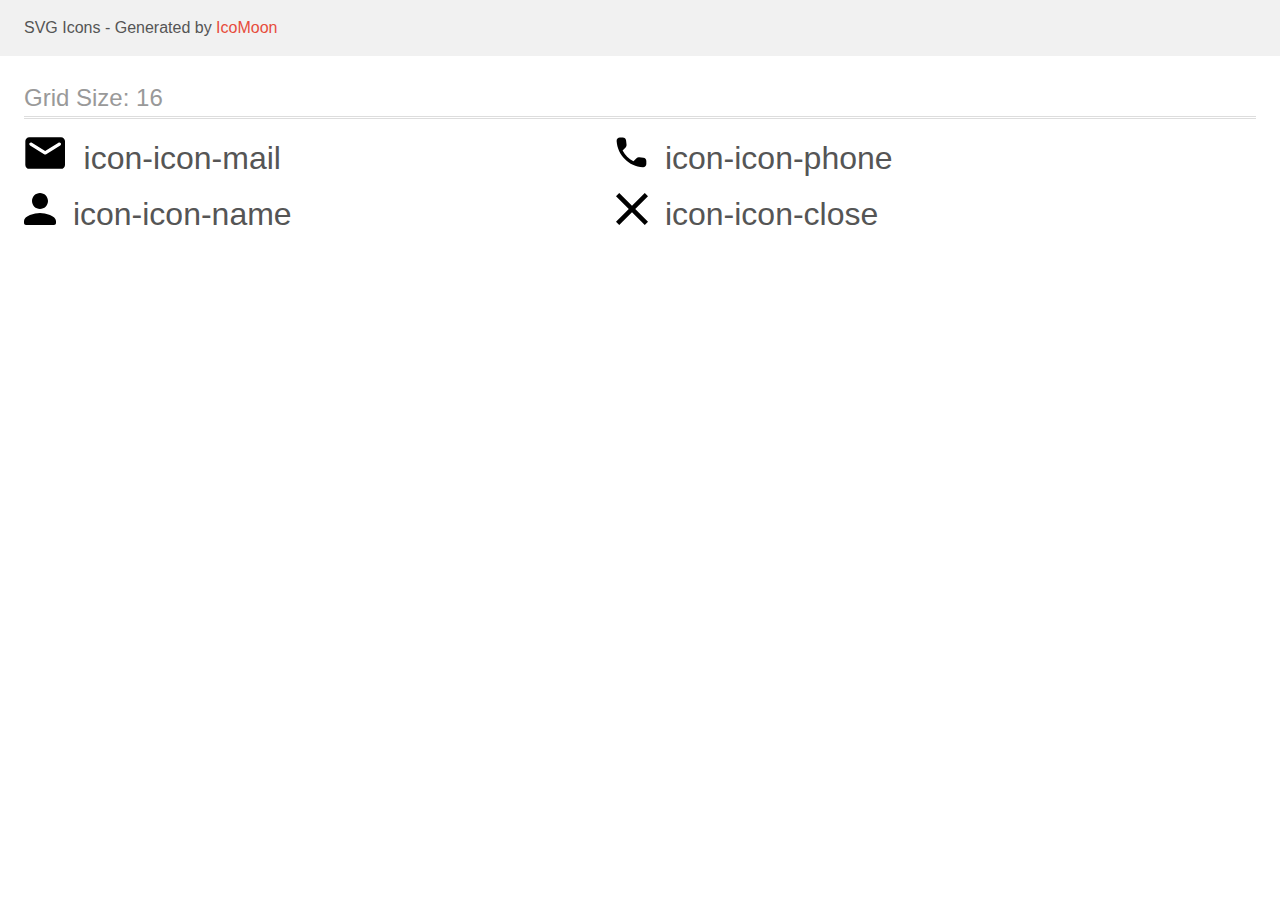
<file: img-origin/icomoon/demo.html>
<!doctype html>
<html>
<head>
    <title>IcoMoon - SVG Icons</title>
    <meta charset="utf-8">
    <meta name="viewport" content="width=device-width, initial-scale=1">
    <link rel="stylesheet" href="demo-files/demo.css">
    <link rel="stylesheet" href="style.css">
</head>
<body>
<svg aria-hidden="true" style="position: absolute; width: 0; height: 0; overflow: hidden;" version="1.1" xmlns="http://www.w3.org/2000/svg" xmlns:xlink="http://www.w3.org/1999/xlink">
<defs>
<symbol id="icon-icon-mail" viewBox="0 0 43 32">
<path d="M37.333 0h-32c-2.2 0-3.981 1.8-3.981 4l-0.019 24c0 2.2 1.8 4 4 4h32c2.2 0 4-1.8 4-4v-24c0-2.2-1.8-4-4-4zM36.533 8.501l-14.139 8.837c-0.302 0.188-0.668 0.3-1.060 0.3s-0.758-0.112-1.069-0.305l0.009 0.005-14.141-8.84c-0.503-0.301-0.835-0.843-0.835-1.463 0-0.938 0.761-1.699 1.699-1.699 0.349 0 0.673 0.105 0.943 0.285l-0.006-0.004 13.4 8.381 13.4-8.381c0.264-0.176 0.588-0.282 0.937-0.282 0.938 0 1.699 0.761 1.699 1.699 0 0.62-0.332 1.162-0.828 1.459l-0.008 0.004z"></path>
</symbol>
<symbol id="icon-icon-phone" viewBox="0 0 32 32">
<path d="M27.419 20.853l-4.201-0.48c-0.116-0.014-0.25-0.023-0.385-0.023-0.909 0-1.732 0.369-2.328 0.964l-3.045 3.045c-4.718-2.435-8.467-6.185-10.835-10.764l-0.065-0.139 3.063-3.056c0.596-0.596 0.964-1.419 0.964-2.328 0-0.136-0.008-0.27-0.024-0.401l0.002 0.016-0.48-4.169c-0.199-1.655-1.595-2.926-3.287-2.926-0.001 0-0.003 0-0.004 0h-2.861c-1.87-0.005-3.424 1.55-3.31 3.417 0.878 14.126 12.176 25.408 26.286 26.286 1.867 0.114 3.424-1.44 3.424-3.31v-2.862c0-0.005 0-0.010 0-0.016 0-1.681-1.266-3.067-2.897-3.256l-0.015-0.001z"></path>
</symbol>
<symbol id="icon-icon-name" viewBox="0 0 32 32">
<path d="M16 16c4.418 0 8-3.582 8-8s-3.582-8-8-8v0c-4.418 0-8 3.582-8 8s3.582 8 8 8v0zM16 20c-5.339 0-16 2.68-16 8v2c0 1.099 0.901 2 2 2h28c1.099 0 2-0.901 2-2v-2c0-5.32-10.661-8-16-8z"></path>
</symbol>
<symbol id="icon-icon-close" viewBox="0 0 32 32">
<path d="M32 3.223l-3.223-3.223-12.777 12.777-12.777-12.777-3.223 3.223 12.777 12.777-12.777 12.777 3.223 3.223 12.777-12.777 12.777 12.777 3.223-3.223-12.777-12.777 12.777-12.777z"></path>
</symbol>
</defs>
</svg>

<header class="bgc1 clearfix">
<div class="mhl">
    <p>SVG Icons - Generated by <a href="https://icomoon.io/app">IcoMoon</a></p>
</div>
</header>
    <div class="clearfix mhl ptl">
        <h1 class="mvm mtn fgc1">Grid Size: 16</h1>
        <div class="glyph fs1">
            <div class="clearfix pbs">
                <svg class="icon icon-icon-mail"><use xlink:href="#icon-icon-mail"></use></svg><span class="name"> icon-icon-mail</span>
            </div>
        </div>
        <div class="glyph fs1">
            <div class="clearfix pbs">
                <svg class="icon icon-icon-phone"><use xlink:href="#icon-icon-phone"></use></svg><span class="name"> icon-icon-phone</span>
            </div>
        </div>
        <div class="glyph fs1">
            <div class="clearfix pbs">
                <svg class="icon icon-icon-name"><use xlink:href="#icon-icon-name"></use></svg><span class="name"> icon-icon-name</span>
            </div>
        </div>
        <div class="glyph fs1">
            <div class="clearfix pbs">
                <svg class="icon icon-icon-close"><use xlink:href="#icon-icon-close"></use></svg><span class="name"> icon-icon-close</span>
            </div>
        </div>
  </div>
<script defer src="svgxuse.js"></script>
</body>
</html>
</file>
<file: icomoon/demo-files/demo.css>
body {
  padding: 0;
  margin: 0;
  font-family: sans-serif;
  font-size: 1em;
  line-height: 1.5;
  color: #555;
  background: #fff;
}
h1 {
  font-size: 1.5em;
  font-weight: normal;
  box-shadow: 0 1px #ddd, 0 2px #fff, 0 3px #ddd;
}
small {
  font-size: .66666667em;
}
a {
  color: #e74c3c;
  text-decoration: none;
}
a:hover, a:focus {
  box-shadow: 0 1px #e74c3c;
}
.bshadow0, input {
  box-shadow: inset 0 -2px #e7e7e7;
}
input:hover {
  box-shadow: inset 0 -2px #ccc;
}
input, fieldset {
  font-size: 1em;
  margin: 0;
  padding: 0;
  border: 0;
}
input {
  color: inherit;
  line-height: 1.5;
  height: 1.5em;
  padding: .25em 0;
}
input:focus {
  outline: none;
  box-shadow: inset 0 -2px #449fdb;
}
.glyph {
  font-size: 16px;
  margin-right: 1.5em;
  float: left;
  width: 17em;
}
svg {
  color: #000;
}
.liga {
  width: 80%;
  width: calc(100% - 2.5em);
}
.talign-right {
  text-align: right;
}
.talign-center {
  text-align: center;
}
.bgc1 {
  background: #f1f1f1;
}
.fgc0 {
  color: #000;
}
.fgc1 {
  color: #999;
}
p {
  margin-top: 1em;
  margin-bottom: 1em;
}
.mvm {
  margin-top: .75em;
  margin-bottom: .75em;
}
.mtn {
  margin-top: 0;
}
.mtl, .mal {
  margin-top: 1.5em;
}
.mbl, .mal {
  margin-bottom: 1.5em;
}
.mal, .mhl {
  margin-left: 1.5em;
  margin-right: 1.5em;
}
.mhmm {
  margin-left: 1em;
  margin-right: 1em;
}
.ptl {
  padding-top: 1.5em;
}
.pbs, .pvs {
  padding-bottom: .25em;
}
.pvs, .pts {
  padding-top: .25em;
}
.unit {
  float: left;
}
.unitRight {
  float: right;
}
.size1of2 {
  width: 50%;
}
.size1of1 {
  width: 100%;
}
.clearfix:before, .clearfix:after {
  content: " ";
  display: table;
}
.clearfix:after {
  clear: both;
}
.hidden-true {
  display: none;
}
.textbox0 {
  width: 3em;
  background: #f1f1f1;
  padding: .25em .5em;
  line-height: 1.5;
  height: 1.5em;
}
.fs0 {
  font-size: 16px;
}
.fs1 {
  font-size: 32px;
}
.name {
  margin-left: .25em;
}
</file>
<file: icomoon/style.css>
.icon {
  display: inline-block;
  width: 1em;
  height: 1em;
  stroke-width: 0;
  stroke: currentColor;
  fill: currentColor;
}

/* ==========================================
Single-colored icons can be modified like so:
.icon-name {
  font-size: 32px;
  color: red;
}
========================================== */
</file>
<file: img-origin/icomoon/demo-files/demo.css>
body {
  padding: 0;
  margin: 0;
  font-family: sans-serif;
  font-size: 1em;
  line-height: 1.5;
  color: #555;
  background: #fff;
}
h1 {
  font-size: 1.5em;
  font-weight: normal;
  box-shadow: 0 1px #ddd, 0 2px #fff, 0 3px #ddd;
}
small {
  font-size: .66666667em;
}
a {
  color: #e74c3c;
  text-decoration: none;
}
a:hover, a:focus {
  box-shadow: 0 1px #e74c3c;
}
.bshadow0, input {
  box-shadow: inset 0 -2px #e7e7e7;
}
input:hover {
  box-shadow: inset 0 -2px #ccc;
}
input, fieldset {
  font-size: 1em;
  margin: 0;
  padding: 0;
  border: 0;
}
input {
  color: inherit;
  line-height: 1.5;
  height: 1.5em;
  padding: .25em 0;
}
input:focus {
  outline: none;
  box-shadow: inset 0 -2px #449fdb;
}
.glyph {
  font-size: 16px;
  margin-right: 1.5em;
  float: left;
  width: 17em;
}
svg {
  color: #000;
}
.liga {
  width: 80%;
  width: calc(100% - 2.5em);
}
.talign-right {
  text-align: right;
}
.talign-center {
  text-align: center;
}
.bgc1 {
  background: #f1f1f1;
}
.fgc0 {
  color: #000;
}
.fgc1 {
  color: #999;
}
p {
  margin-top: 1em;
  margin-bottom: 1em;
}
.mvm {
  margin-top: .75em;
  margin-bottom: .75em;
}
.mtn {
  margin-top: 0;
}
.mtl, .mal {
  margin-top: 1.5em;
}
.mbl, .mal {
  margin-bottom: 1.5em;
}
.mal, .mhl {
  margin-left: 1.5em;
  margin-right: 1.5em;
}
.mhmm {
  margin-left: 1em;
  margin-right: 1em;
}
.ptl {
  padding-top: 1.5em;
}
.pbs, .pvs {
  padding-bottom: .25em;
}
.pvs, .pts {
  padding-top: .25em;
}
.unit {
  float: left;
}
.unitRight {
  float: right;
}
.size1of2 {
  width: 50%;
}
.size1of1 {
  width: 100%;
}
.clearfix:before, .clearfix:after {
  content: " ";
  display: table;
}
.clearfix:after {
  clear: both;
}
.hidden-true {
  display: none;
}
.textbox0 {
  width: 3em;
  background: #f1f1f1;
  padding: .25em .5em;
  line-height: 1.5;
  height: 1.5em;
}
.fs0 {
  font-size: 16px;
}
.fs1 {
  font-size: 32px;
}
.name {
  margin-left: .25em;
}
</file>
<file: img-origin/icomoon/style.css>
.icon {
  display: inline-block;
  width: 1em;
  height: 1em;
  stroke-width: 0;
  stroke: currentColor;
  fill: currentColor;
}

/* ==========================================
Single-colored icons can be modified like so:
.icon-name {
  font-size: 32px;
  color: red;
}
========================================== */

.icon-icon-mail {
  width: 1.3330078125em;
}
</file>
<file: css/main.min.css>
/*! normalize.css v8.0.1 | MIT License | github.com/necolas/normalize.css */html{line-height:1.15;-webkit-text-size-adjust:100%}body{margin:0}main{display:block}h1{font-size:2em;margin:0.67em 0}hr{-webkit-box-sizing:content-box;box-sizing:content-box;height:0;overflow:visible}pre{font-family:monospace, monospace;font-size:1em}a{background-color:transparent}abbr[title]{border-bottom:none;text-decoration:underline;-webkit-text-decoration:underline dotted;text-decoration:underline dotted}b,strong{font-weight:bolder}code,kbd,samp{font-family:monospace, monospace;font-size:1em}small{font-size:80%}sub,sup{font-size:75%;line-height:0;position:relative;vertical-align:baseline}sub{bottom:-0.25em}sup{top:-0.5em}img{border-style:none}button,input,optgroup,select,textarea{font-family:inherit;font-size:100%;line-height:1.15;margin:0}button,input{overflow:visible}button,select{text-transform:none}button,[type="button"],[type="reset"],[type="submit"]{-webkit-appearance:button}button::-moz-focus-inner,[type="button"]::-moz-focus-inner,[type="reset"]::-moz-focus-inner,[type="submit"]::-moz-focus-inner{border-style:none;padding:0}button:-moz-focusring,[type="button"]:-moz-focusring,[type="reset"]:-moz-focusring,[type="submit"]:-moz-focusring{outline:1px dotted ButtonText}fieldset{padding:0.35em 0.75em 0.625em}legend{-webkit-box-sizing:border-box;box-sizing:border-box;color:inherit;display:table;max-width:100%;padding:0;white-space:normal}progress{vertical-align:baseline}textarea{overflow:auto}[type="checkbox"],[type="radio"]{-webkit-box-sizing:border-box;box-sizing:border-box;padding:0}[type="number"]::-webkit-inner-spin-button,[type="number"]::-webkit-outer-spin-button{height:auto}[type="search"]{-webkit-appearance:textfield;outline-offset:-2px}[type="search"]::-webkit-search-decoration{-webkit-appearance:none}::-webkit-file-upload-button{-webkit-appearance:button;font:inherit}details{display:block}summary{display:list-item}template{display:none}[hidden]{display:none}html{-webkit-box-sizing:border-box;box-sizing:border-box}*,*::before,*::after{-webkit-box-sizing:inherit;box-sizing:inherit}body{font-family:Roboto, sans-serif;font-style:normal;letter-spacing:0.03em;font-weight:400}h1,h2,h3,h4,h5,h6,p,a,ul{margin:0 0;padding:0 0}.conteiners{margin:auto;max-width:1200px;padding:0 15px}li{list-style-type:none}.link{text-decoration:none;color:#212121}.title{font-weight:700;font-size:36px;line-height:1.17;letter-spacing:0.03em;color:var(--main-text-color)}.logo{font-family:Raleway;text-decoration:none;font-weight:700;font-size:26px;line-height:1.19}.logo span{color:#2196f3}.button{display:inline-block;border:0px;margin-top:0px;padding:10px 32px;border-radius:4px;-webkit-box-align:center;-ms-flex-align:center;align-items:center;text-align:center;color:#fff;background-color:#2196f3;font-weight:700;font-size:16px;line-height:1.875;letter-spacing:0.06em;-webkit-transition:background-color 250ms cubic-bezier(0.4, 0, 0.2, 1),color 250ms cubic-bezier(0.4, 0, 0.2, 1);transition:background-color 250ms cubic-bezier(0.4, 0, 0.2, 1),color 250ms cubic-bezier(0.4, 0, 0.2, 1)}.button:hover,.button:focus{color:#2196f3;background-color:#fff}.current-page{position:relative;color:#2196f3}.current-page::after{position:absolute;left:0;bottom:0;display:block;content:" ";width:100%;height:4px;background:#2196f3;border-radius:2px}.site-nav .item-contact a{color:#757575}.site-nav .logo{color:black}.current-page{position:relative;color:#2196f3}.current-page::after{position:absolute;left:0;bottom:0;display:block;content:" ";width:100%;height:4px;background:#2196f3;border-radius:2px}@media screen and (min-width: 480px) and (max-width: 767px){.site-nav{position:relative;padding-bottom:16px}.site-nav .item-contact .contact-icon{margin-right:10px;fill:currentColor}.site-nav .link{padding-bottom:8px}.site-nav .conteiners{width:480px;margin-left:auto;margin-right:auto;-webkit-box-pack:center;-ms-flex-pack:center;justify-content:center;padding-top:10px}.site-nav .conteiners .mobile-menu a{display:-webkit-box;display:-ms-flexbox;display:flex;-webkit-box-pack:center;-ms-flex-pack:center;justify-content:center}.site-nav .mobile-nav{position:absolute;top:10px;right:15px;display:-webkit-inline-box;display:-ms-inline-flexbox;display:inline-flex;margin:0;padding:0;border:none;background-color:transparent}.site-nav .mobile-nav .icon-cross{display:none}.site-nav .mobile-nav.is-open .icon-cross{display:block}.site-nav .mobile-nav.is-open .icon-menu{display:none}.site-nav .mobile-menu{position:absolute;left:0;top:100%;width:100%;height:393px;padding-top:60px;background-color:white;display:none;z-index:999}.site-nav .mobile-menu.is-open{display:-webkit-box;display:-ms-flexbox;display:flex;-webkit-box-orient:vertical;-webkit-box-direction:normal;-ms-flex-direction:column;flex-direction:column;-webkit-box-align:center;-ms-flex-align:center;align-items:center}.site-nav .mobile-menu .contact-icon{margin-right:10px}.site-nav .mobile-menu .item-contact:not(:last-child){margin-bottom:16px}.site-nav .mobile-menu .pages{height:200px}.site-nav .mobile-menu .pages .item{margin-bottom:40px}.site-nav .mobile-menu .pages .item:last-child{margin-bottom:60px}.site-nav .mobile-menu .contacts{height:58px}}@media screen and (min-width: 768px){.site-nav .pages .link{padding-top:32px;padding-bottom:32px}.site-nav .conteiners{width:768px;display:-webkit-box;display:-ms-flexbox;display:flex;-webkit-box-align:center;-ms-flex-align:center;align-items:center}.site-nav .conteiners a{display:-webkit-box;display:-ms-flexbox;display:flex}.site-nav .mobile-nav{display:none}.site-nav .mobile-menu{width:100%;display:-webkit-box;display:-ms-flexbox;display:flex;background-color:transparent;-webkit-box-orient:horizontal;-webkit-box-direction:normal;-ms-flex-direction:row;flex-direction:row;height:80px}.site-nav .list{display:-webkit-box;display:-ms-flexbox;display:flex;-webkit-box-align:center;-ms-flex-align:center;align-items:center}.site-nav .contacts{-webkit-box-orient:vertical;-webkit-box-direction:normal;-ms-flex-direction:column;flex-direction:column;margin-left:84px;font-family:Roboto,sans-serif;font-style:400;font-weight:500;font-size:12px;line-height:1.16;-webkit-box-align:center;-ms-flex-align:center;align-items:center;-webkit-box-pack:center;-ms-flex-pack:center;justify-content:center;letter-spacing:0.02em}.site-nav .logo{margin-right:88px;font-weight:700;font-size:24px;line-height:1.16;letter-spacing:0.03em}.site-nav .item{font-family:Roboto,sans-serif;font-style:400;font-size:14px;line-height:1.14;letter-spacing:0.02em}.site-nav .item:not(:last-child){margin-right:50px}.site-nav .item-contact{color:#757575}.site-nav .item-contact:not(:last-child){margin-bottom:10px}.site-nav .item-contact .contact-icon{margin-right:10px;fill:currentColor}}@media screen and (min-width: 1200px){.site-nav .conteiners{width:1200px;padding-top:24px;-webkit-box-align:center;-ms-flex-align:center;align-items:center;margin-bottom:0}.site-nav .link{padding-top:32px;padding-bottom:32px}.site-nav .link:hover,.site-nav .link:focus{color:#2196f3}.site-nav .list.contacts{-webkit-box-orient:horizontal;-webkit-box-direction:normal;-ms-flex-direction:row;flex-direction:row;margin-left:auto;-webkit-box-pack:center;-ms-flex-pack:center;justify-content:center;-webkit-box-align:center;-ms-flex-align:center;align-items:center}.site-nav .list.pages .item{margin-right:50px}.site-nav .logo{margin-right:0}.site-nav .item:first-child{margin-left:93px}.site-nav .item:not(:last-child){margin-right:50px}.site-nav .item-contact:not(:last-child){margin-right:30px;margin-bottom:0}}.hero{max-width:1600px;height:100%;margin-left:auto;margin-right:auto;background-image:-webkit-gradient(linear, left top, right top, from(rgba(47,48,58,0.4)), to(rgba(47,48,58,0.8))),url(../img-origin/Header-optimize.jpg);background-image:linear-gradient(to right, rgba(47,48,58,0.4), rgba(47,48,58,0.8)),url(../img-origin/Header-optimize.jpg);background-repeat:no-repeat;background-position:center;background-size:cover;text-align:center}.hero .title{font-family:Roboto,sans-serif;max-width:696px;margin-right:auto;margin-left:auto;margin-bottom:30px;color:#fff;width:360px;font-weight:900;font-size:26px;line-height:1.615;text-align:center;letter-spacing:0.06em;text-transform:uppercase}@media screen and (min-width: 480px){.hero{max-width:767px;height:400px;padding-top:118px;padding-bottom:118px}}@media screen and (min-width: 768px){.hero{max-width:1199px;height:400px}}@media screen and (min-width: 1200px){.hero{font-size:44px;line-height:1.36;min-height:600px;padding-top:200px;padding-bottom:200px;max-width:1600px;height:600px}}.features .icon-conter{display:-webkit-box;display:-ms-flexbox;display:flex;-webkit-box-pack:center;-ms-flex-pack:center;justify-content:center;-webkit-box-align:center;-ms-flex-align:center;align-items:center;width:100%;height:120px;background-color:#f5f4fa;margin-bottom:30px}.features .sub-title{margin-bottom:10px;font-weight:700;font-size:14px;line-height:1.14;text-transform:uppercase;text-align:center}.features .post{font-weight:400;font-size:14px;line-height:1.71;color:#757575}.features .item{margin-bottom:30px}@media screen and (min-width: 480px){.features{width:480px;margin-left:auto;margin-right:auto;padding-top:60px}}@media screen and (min-width: 768px){.features{width:768px;padding-top:60px}.features .list{margin:-15px;display:-webkit-box;display:-ms-flexbox;display:flex;-ms-flex-wrap:wrap;flex-wrap:wrap;width:768px;margin-bottom:60px}.features .item{width:calc((100% - 2 * 30px) / 2);margin:15px}.features .sub-title{text-align:start}}@media screen and (min-width: 1200px){.features{margin-left:auto;margin-right:auto;padding-top:94px;width:1200px}.features .list{display:-webkit-box;display:-ms-flexbox;display:flex;margin:-15px;width:1200px;margin-left:auto;margin-right:auto}.features .item{width:calc((100% - 4 * 30px) / 4)}.icon-conter{width:calc((100% - 4 * 30px) / 4)}}.work{display:none}@media screen and (min-width: 1200px){.work{display:block;padding-top:94px;padding-bottom:94px}.work .title{font-weight:700;font-size:36px;line-height:1.17;text-align:center;margin-bottom:50px}.work .list{display:-webkit-box;display:-ms-flexbox;display:flex}.work .sub-title{position:absolute;left:0;bottom:0;display:-webkit-box;display:-ms-flexbox;display:flex;-webkit-box-align:center;-ms-flex-align:center;align-items:center;-webkit-box-pack:center;-ms-flex-pack:center;justify-content:center;color:#fff;text-align:center;text-transform:uppercase;font-family:roboto, sans-serif;font-weight:700;font-size:14px;line-height:1.145;width:370px;height:70px;background:rgba(47,48,58,0.8)}.work .item{position:relative;max-width:370px}.work .item:not(:last-child){margin-right:30px}}.team{background-color:#f5f4fa;padding-top:60px;padding-bottom:60px}.team .title{font-family:Roboto,sans-serif;font-weight:700;font-size:28px;line-height:1.178;text-align:center;margin-bottom:30px}.team .team-img{display:block}.team .item{background-color:white;border-radius:0px 0px 4px 4px;-webkit-box-shadow:0px 1px 3px rgba(0,0,0,0.12),0px 1px 1px rgba(0,0,0,0.14),0px 2px 1px rgba(0,0,0,0.2);box-shadow:0px 1px 3px rgba(0,0,0,0.12),0px 1px 1px rgba(0,0,0,0.14),0px 2px 1px rgba(0,0,0,0.2);margin-bottom:30px;display:-webkit-box;display:-ms-flexbox;display:flex;-webkit-box-orient:vertical;-webkit-box-direction:normal;-ms-flex-direction:column;flex-direction:column;-webkit-box-align:center;-ms-flex-align:center;align-items:center}@media screen and (min-width: 480px){.team .conteiners{margin-right:auto;margin-left:auto;width:480px}.team .item{display:-webkit-box;display:-ms-flexbox;display:flex;-webkit-box-orient:vertical;-webkit-box-direction:normal;-ms-flex-direction:column;flex-direction:column;-webkit-box-align:center;-ms-flex-align:center;align-items:center}.team .team-img{width:100%;height:460px}}@media screen and (min-width: 768px){.team .conteiners{width:768px}.team .list{margin:-15px;display:-webkit-box;display:-ms-flexbox;display:flex;-ms-flex-wrap:wrap;flex-wrap:wrap;width:768px}.team .item{width:calc((100% - 2 * 30px) / 2);margin:15px}.team .team-img{height:374px}}@media screen and (min-width: 1200px){.team{padding-top:94px}.team .conteiners{width:1200px}.team .title{margin-bottom:50px;font-size:36px;line-height:1.16}.team .list{width:1200px}.team .item{width:calc((100% - 4 * 30px) / 4)}.team .team-img{height:260px}}.team .name{margin-top:30px;margin-bottom:10px;color:#212121;font-weight:500;font-size:16px;line-height:1.19}.team .position{margin-bottom:16px;color:#757575;font-weight:400;font-size:16px;line-height:1.19}.team .socialnetwork-list{display:-webkit-box;display:-ms-flexbox;display:flex;max-width:207px;-webkit-box-pack:justify;-ms-flex-pack:justify;justify-content:space-between;margin-left:32px}.team .social-icon:not(:last-child){margin-right:10px}.team .social-link{display:-webkit-box;display:-ms-flexbox;display:flex;-webkit-box-pack:center;-ms-flex-pack:center;justify-content:center;-webkit-box-align:center;-ms-flex-align:center;align-items:center;width:44px;height:44px;color:#afb1b8;-webkit-transition:color 250ms cubic-bezier(0.4, 0, 0.2, 1),background-color 250ms cubic-bezier(0.4, 0, 0.2, 1),border-radius 250ms cubic-bezier(0.4, 0, 0.2, 1);transition:color 250ms cubic-bezier(0.4, 0, 0.2, 1),background-color 250ms cubic-bezier(0.4, 0, 0.2, 1),border-radius 250ms cubic-bezier(0.4, 0, 0.2, 1)}.team .social-link:hover,.team .social-link:focus{color:#fff;background-color:#2196f3;border-radius:180px}.team .icon-socialnetwork{fill:currentColor}.client{padding-top:60px;padding-bottom:60px}.client .title{text-align:center;margin-bottom:30px;font-weight:700;font-size:28px;line-height:1.178}.client .list{display:-webkit-box;display:-ms-flexbox;display:flex;-ms-flex-wrap:wrap;flex-wrap:wrap;-webkit-box-align:center;-ms-flex-align:center;align-items:center}.client .client-link{border:1px solid #afb1b8;border-radius:4px;height:90px;color:#afb1b8;display:-webkit-box;display:-ms-flexbox;display:flex;-webkit-box-pack:center;-ms-flex-pack:center;justify-content:center;-webkit-box-align:center;-ms-flex-align:center;align-items:center;-webkit-transition:color 250ms cubic-bezier(0.4, 0, 0.2, 1),background-color 250ms cubic-bezier(0.4, 0, 0.2, 1),border-radius 250ms cubic-bezier(0.4, 0, 0.2, 1);transition:color 250ms cubic-bezier(0.4, 0, 0.2, 1),background-color 250ms cubic-bezier(0.4, 0, 0.2, 1),border-radius 250ms cubic-bezier(0.4, 0, 0.2, 1)}.client .client-link:hover,.client .client-link:focus{border:1px solid #2196f3;border-radius:4px;color:#2196f3}.client .client-logo{fill:currentColor}@media screen and (min-width: 480px){.client{width:480px;margin-left:auto;margin-right:auto}.client .list{margin:-15px}.client .list-item{margin:15px;width:calc((100% - 2 * 30px) / 2)}.client .client-link{width:100%}}@media screen and (min-width: 768px){.client{width:768px}.client .list-item{width:calc((100% - 3 * 30px) / 3)}}@media screen and (min-width: 1200px){.client{width:1200px;padding-top:94px;padding-bottom:94px}.client .title{margin-bottom:50px;font-size:36px;line-height:1.16}.client .list-item{width:calc((100% - 6 * 30px) / 6)}}.footer{padding-top:60px;background-color:#2f303a}@media screen and (min-width: 480px){.footer .conteiners{width:480px;margin-right:auto;margin-left:auto}}@media screen and (min-width: 768px){.footer .conteiners{width:768px}}@media screen and (min-width: 1200px){.footer{height:252px}.footer .conteiners{width:1200px;display:-webkit-box;display:-ms-flexbox;display:flex}}.footer .logo{display:block;margin-bottom:20px;font-weight:700;font-size:24px;line-height:1.166;color:#fff;text-decoration:none}.footer .contact{color:#757575;font-style:normal;font-weight:400;font-size:14px;line-height:1.71;text-decoration:none}.footer .adress{color:#fff;display:-webkit-box;display:-ms-flexbox;display:flex;margin-bottom:9px}.footer .phone{display:-webkit-box;display:-ms-flexbox;display:flex;margin-bottom:9px}@media screen and (min-width: 480px){.footer .contact-info{display:-webkit-box;display:-ms-flexbox;display:flex;-webkit-box-orient:vertical;-webkit-box-direction:normal;-ms-flex-direction:column;flex-direction:column;-webkit-box-align:center;-ms-flex-align:center;align-items:center;margin-bottom:60px}.footer .contact-info address{display:-webkit-box;display:-ms-flexbox;display:flex;-webkit-box-orient:vertical;-webkit-box-direction:normal;-ms-flex-direction:column;flex-direction:column;-webkit-box-pack:center;-ms-flex-pack:center;justify-content:center;-webkit-box-align:center;-ms-flex-align:center;align-items:center}}@media screen and (min-width: 1200px){.footer .logo{font-size:26px;line-height:1.192}.footer .contact-info{display:block;margin-right:80px}.footer .contact-info address{-webkit-box-align:start;-ms-flex-align:start;align-items:flex-start}}.footer .connect{display:block;margin-bottom:20px;color:#fff;font-weight:700;font-size:14px;line-height:1.43;text-transform:uppercase}.footer .socialnetwork-list{display:-webkit-box;display:-ms-flexbox;display:flex;-webkit-box-align:center;-ms-flex-align:center;align-items:center;max-width:207px}.footer .social-links{display:-webkit-box;display:-ms-flexbox;display:flex;-webkit-box-pack:center;-ms-flex-pack:center;justify-content:center;-webkit-box-align:center;-ms-flex-align:center;align-items:center;width:44px;height:44px;border-radius:180px;background-color:rgba(255,255,255,0.1);-webkit-transition:background-color 250ms cubic-bezier(0.4, 0, 0.2, 1);transition:background-color 250ms cubic-bezier(0.4, 0, 0.2, 1)}.footer .social-links:hover,.footer .social-links:focus{background-color:#2196f3}.footer .socialnetwork-icon:not(:last-child){margin-right:10px}@media screen and (min-width: 480px){.footer .connect{text-align:center}.footer .socialnetwork-list{margin-left:auto;margin-right:auto;margin-bottom:60px}}@media screen and (min-width: 1200px){.footer .connect{text-align:start}}.subscribe{color:#fff}.subscribe input{height:50px;background-color:#2f303a;margin-bottom:0px;border:1px solid rgba(255,255,255,0.3);border-radius:4px;padding:15px 16px;color:#fff}.subscribe input:focus{border:1px solid rgba(255,255,255,0.3)}.subscribe .button{display:-webkit-box;display:-ms-flexbox;display:flex;-webkit-box-pack:center;-ms-flex-pack:center;justify-content:center}.subscribe .button:hover{background-color:#188ce8;color:#fff}.subscribe span{margin-right:10px}@media screen and (min-width: 480px){.footer .subscribe{display:-webkit-box;display:-ms-flexbox;display:flex;-webkit-box-orient:vertical;-webkit-box-direction:normal;-ms-flex-direction:column;flex-direction:column;-webkit-box-align:center;-ms-flex-align:center;align-items:center}.footer .subscribe-inbox{display:-webkit-box;display:-ms-flexbox;display:flex;-webkit-box-orient:vertical;-webkit-box-direction:normal;-ms-flex-direction:column;flex-direction:column;-webkit-box-align:center;-ms-flex-align:center;align-items:center}.footer .form-field{margin-bottom:20px;width:450px}.footer b{margin-bottom:20px}.footer .button{margin-bottom:60px}}@media screen and (min-width: 768px){.footer-tabletka{display:-webkit-box;display:-ms-flexbox;display:flex;-webkit-box-pack:space-evenly;-ms-flex-pack:space-evenly;justify-content:space-evenly}}@media screen and (min-width: 1200px){.footer .subscribe{-webkit-box-align:start;-ms-flex-align:start;align-items:flex-start}.footer .socialnetwork-list{margin-right:93px}.footer .subscribe-inbox{-webkit-box-orient:horizontal;-webkit-box-direction:normal;-ms-flex-direction:row;flex-direction:row;-ms-flex-line-pack:center;align-content:center}.footer .subscribe-inbox .button{margin-bottom:0}.footer .subscribe-inbox b{margin-bottom:10px}.footer .subscribe-inbox .form-field{margin-right:12px;margin-bottom:0px;width:358px}.footer .subscribe-inbox .subs{width:200px;height:50px}.footer .subscribe-inbox .subscribe-inbox{display:-webkit-box;display:-ms-flexbox;display:flex}}.portfolio-border{border-bottom:1px solid #eeeeee}.filters .list{display:-webkit-box;display:-ms-flexbox;display:flex;-ms-flex-wrap:wrap;flex-wrap:wrap}.filters .item{margin-right:8px}.filters .button{text-align:center;color:#212121;font-weight:500;font-size:16px;line-height:1.62;border-radius:4px;background-color:#f5f4fa;-webkit-transition:color 250ms cubic-bezier(0.4, 0, 0.2, 1),background-color 250ms cubic-bezier(0.4, 0, 0.2, 1),border-radius 250ms cubic-bezier(0.4, 0, 0.2, 1),-webkit-box-shadow 250ms cubic-bezier(0.4, 0, 0.2, 1);transition:color 250ms cubic-bezier(0.4, 0, 0.2, 1),background-color 250ms cubic-bezier(0.4, 0, 0.2, 1),border-radius 250ms cubic-bezier(0.4, 0, 0.2, 1),-webkit-box-shadow 250ms cubic-bezier(0.4, 0, 0.2, 1);transition:color 250ms cubic-bezier(0.4, 0, 0.2, 1),background-color 250ms cubic-bezier(0.4, 0, 0.2, 1),border-radius 250ms cubic-bezier(0.4, 0, 0.2, 1),box-shadow 250ms cubic-bezier(0.4, 0, 0.2, 1);transition:color 250ms cubic-bezier(0.4, 0, 0.2, 1),background-color 250ms cubic-bezier(0.4, 0, 0.2, 1),border-radius 250ms cubic-bezier(0.4, 0, 0.2, 1),box-shadow 250ms cubic-bezier(0.4, 0, 0.2, 1),-webkit-box-shadow 250ms cubic-bezier(0.4, 0, 0.2, 1)}.filters .button:hover,.filters .button:focus{color:#fff;background-color:#2196f3;-webkit-box-shadow:0px 3px 1px rgba(0,0,0,0.1),0px 1px 2px rgba(0,0,0,0.08),0px 2px 2px rgba(0,0,0,0.12);box-shadow:0px 3px 1px rgba(0,0,0,0.1),0px 1px 2px rgba(0,0,0,0.08),0px 2px 2px rgba(0,0,0,0.12);border-radius:4px}@media screen and (min-width: 480px){.filters{width:480px;padding-top:60px;padding-bottom:40px;margin-right:auto;margin-left:auto}.filters .list{-ms-flex-wrap:wrap;flex-wrap:wrap}.filters .item{margin-bottom:15px}}@media screen and (min-width: 768px){.filters{width:768px;padding-top:66px;padding-bottom:30ppx}.filters .list{-webkit-box-pack:center;-ms-flex-pack:center;justify-content:center}}@media screen and (min-width: 1200px){.filters{padding-top:94px;padding-bottom:50px;width:1200px}.filters .list{-webkit-box-align:center;-ms-flex-align:center;align-items:center}}.projects .item{border:1px solid #eeeeee;-webkit-transition:-webkit-box-shadow 250ms cubic-bezier(0.4, 0, 0.2, 1);transition:-webkit-box-shadow 250ms cubic-bezier(0.4, 0, 0.2, 1);transition:box-shadow 250ms cubic-bezier(0.4, 0, 0.2, 1);transition:box-shadow 250ms cubic-bezier(0.4, 0, 0.2, 1), -webkit-box-shadow 250ms cubic-bezier(0.4, 0, 0.2, 1)}.projects .item:hover,.projects .item:focus{-webkit-box-shadow:0px 1px 1px rgba(0,0,0,0.12),0px 4px 4px rgba(0,0,0,0.06),1px 4px 6px rgba(0,0,0,0.16);box-shadow:0px 1px 1px rgba(0,0,0,0.12),0px 4px 4px rgba(0,0,0,0.06),1px 4px 6px rgba(0,0,0,0.16)}.projects .thumb{position:relative;overflow:hidden}.projects .project-img{width:100%}.projects .description{position:absolute;left:0;top:0;width:100%;height:100%;opacity:0;pointer-events:none;-webkit-transform:translateY(100%);transform:translateY(100%);-webkit-transition:opacity 250ms cubic-bezier(0.4, 0, 0.2, 1),-webkit-transform 250ms cubic-bezier(0.4, 0, 0.2, 1);transition:opacity 250ms cubic-bezier(0.4, 0, 0.2, 1),-webkit-transform 250ms cubic-bezier(0.4, 0, 0.2, 1);transition:transform 250ms cubic-bezier(0.4, 0, 0.2, 1),opacity 250ms cubic-bezier(0.4, 0, 0.2, 1);transition:transform 250ms cubic-bezier(0.4, 0, 0.2, 1),opacity 250ms cubic-bezier(0.4, 0, 0.2, 1),-webkit-transform 250ms cubic-bezier(0.4, 0, 0.2, 1);background:rgba(33,150,243,0.9);color:#fff;padding:63px 24px;font-family:Roboto;font-weight:400;font-size:18px;line-height:1.56;letter-spacing:0.03em}.projects .item:hover .description,.projects .item:focus .description{-webkit-transform:translateY(0);transform:translateY(0);opacity:1}.projects .inbox-description{width:100%;padding-top:20px;padding-left:24px;padding-right:24px;padding-bottom:20px}.projects .inbox-description h3{color:#212121;font-weight:700;font-size:18px;line-height:2;letter-spacing:0.06em}.projects .inbox-description .sub-title{color:#secondary-text-color;font-weight:400;font-size:16px;line-height:1.87}.projects a{text-decoration:none;text-transform:none}@media screen and (min-width: 480px){.projects{width:480px;margin-left:auto;margin-right:auto}.projects .item{margin-bottom:30px}.projects .item:last-child{margin-bottom:60px}}@media screen and (min-width: 768px){.projects{width:768px}.projects .list{margin:-15px;display:-webkit-box;display:-ms-flexbox;display:flex;-ms-flex-wrap:wrap;flex-wrap:wrap;width:768px}.projects .item{width:calc((100% - 2 * 30px) / 2);margin:15px}}@media screen and (min-width: 1200px){.projects{width:1200px;padding-bottom:94px}.projects .list{margin:-15px;-ms-flex-wrap:wrap;flex-wrap:wrap;width:1200px}.projects .item{width:calc((100% - 3 * 30px) / 3);margin:15px}.projects .item:last-child{margin-bottom:15px}}.modal{position:fixed;left:0;top:0;width:100%;height:100%;-webkit-transition:opacity 2s linear;transition:opacity 2s linear;background:rgba(0,0,0,0.2);overflow:hidden;opacity:1;-webkit-transition:opacity 250ms cubic-bezier(0.4, 0, 0.2, 1);transition:opacity 250ms cubic-bezier(0.4, 0, 0.2, 1);overflow-y:scroll}.modal-inbox{position:absolute;display:block;width:450px;height:609px;left:50%;top:50%;-webkit-transform:translate(-50%, -50%);transform:translate(-50%, -50%);background:#ffffff;-webkit-box-shadow:0px 1px 3px rgba(0,0,0,0.12),0px 1px 1px rgba(0,0,0,0.14),0px 2px 1px rgba(0,0,0,0.2);box-shadow:0px 1px 3px rgba(0,0,0,0.12),0px 1px 1px rgba(0,0,0,0.14),0px 2px 1px rgba(0,0,0,0.2);border-radius:4px}.modal h2{font-family:Roboto;font-weight:700;font-size:20px;line-height:1.15;margin-bottom:12px}.modal .button{display:block;margin-left:auto;margin-right:auto;margin-top:40px;-webkit-box-shadow:0px 4px 4px rgba(0,0,0,0.15);box-shadow:0px 4px 4px rgba(0,0,0,0.15)}.modal .button:hover,.modal .button:focus{color:#fff;background-color:#188ce8}.is-hidden{opacity:0;pointer-events:none}@media screen and (min-width: 480px){.modal-inbox h2{text-align:center}}@media screen and (min-width: 1200px){.modal-inbox{width:528px;height:581px}}.modal .btn-close{position:absolute;right:8px;display:-webkit-box;display:-ms-flexbox;display:flex;-webkit-box-pack:center;-ms-flex-pack:center;justify-content:center;-webkit-box-align:center;-ms-flex-align:center;align-items:center;margin-top:8px;width:30px;height:30px;border:1px solid rgba(0,0,0,0.1);border-radius:180px;background-color:#fff}.modal .btn-close:hover,.modal .btn-close:focus{fill:#2196f3;border:1px solid rgba(0,0,0,0.1);outline:none}.modal form{height:100%;padding:40px;margin-left:auto;margin-right:auto}.form-field{display:-webkit-box;display:-ms-flexbox;display:flex;-webkit-box-orient:vertical;-webkit-box-direction:normal;-ms-flex-direction:column;flex-direction:column;-webkit-box-pack:center;-ms-flex-pack:center;justify-content:center;position:relative}.form-field label{font-family:Roboto;font-weight:400;font-size:12px;line-height:1.166;letter-spacing:0.01em;color:#757575;margin-bottom:4px}.form-field .form-icon{position:absolute;left:15px;top:55%;-webkit-transform:translateY(-50%);transform:translateY(-50%)}.form-input{margin:0px;padding-left:42px;padding-top:12px;padding-bottom:12px;border:1px solid rgba(33,33,33,0.2);border-radius:4px;height:40px;margin-bottom:10px}.form-input:hover,.form-input:focus{border:1px solid #2196f3;outline:none}.form-input:hover+svg,.form-input:hover+svg,.form-input:focus+svg,.form-input:focus+svg{fill:#2196f3}textarea{resize:none;border:1px solid rgba(33,33,33,0.2);border-radius:4px;height:120px;padding:12px 16px;margin-bottom:20px}textarea:hover,textarea:focus{border:1px solid #2196f3;outline:none}.modal .chek{display:-webkit-box;display:-ms-flexbox;display:flex;-webkit-box-align:center;-ms-flex-align:center;align-items:center;font-family:Roboto;font-weight:400;font-size:12px;line-height:1.16;color:#757575;text-decoration:none}@media screen and (min-width: 1200px){.modal .chek{font-size:14px;line-height:1.71}}.modal .icon-chek{border:1px solid #757575;margin-right:7px;border-radius:2px}.modal a{color:#2196f3}.chek .chek-input{-webkit-appearance:none;-moz-appearance:none;appearance:none}.modal .chek-input:checked+.icon-chek{background:#2196f3;border:1px solid #2196f3;border-radius:2px}
/*# sourceMappingURL=main.min.css.map */
</file>
